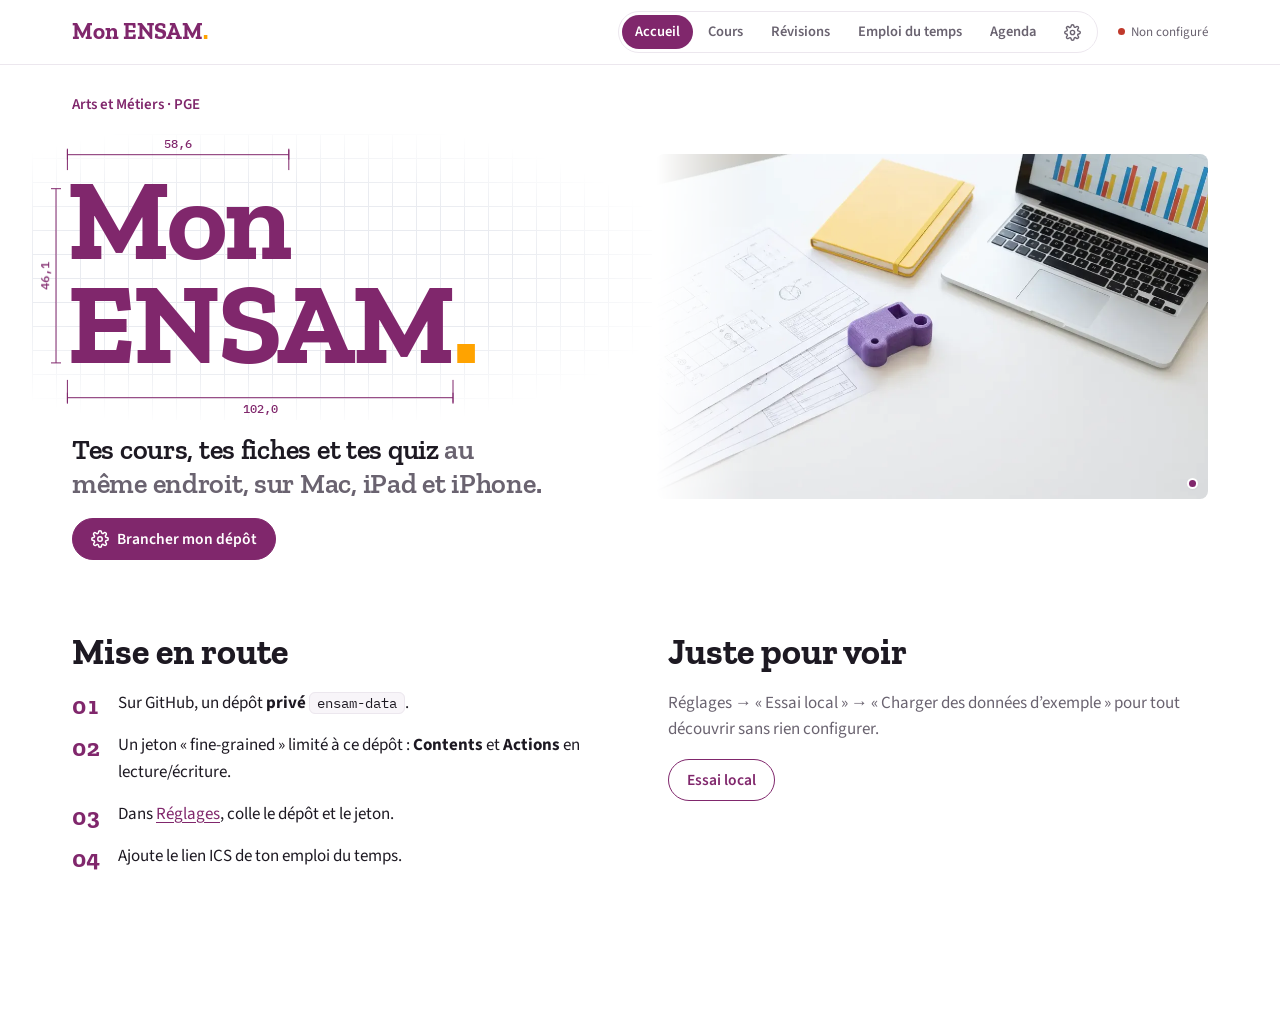
<file: index.html>
<!DOCTYPE html>
<html lang="fr">
<head>
  <meta charset="utf-8">
  <meta name="viewport" content="width=device-width, initial-scale=1, viewport-fit=cover">
  <title>Mon ENSAM</title>
  <meta name="theme-color" content="#ffffff">
  <meta name="apple-mobile-web-app-capable" content="yes">
  <meta name="mobile-web-app-capable" content="yes">
  <meta name="apple-mobile-web-app-status-bar-style" content="default">
  <meta name="apple-mobile-web-app-title" content="Mon ENSAM">
  <link rel="manifest" href="manifest.webmanifest">
  <link rel="icon" href="icons/favicon.png">
  <link rel="apple-touch-icon" href="icons/apple-touch-icon.png">
  <link rel="stylesheet" href="vendor/katex/katex.min.css">
  <link rel="stylesheet" href="css/app.css">
</head>
<body>
  <header class="top"><div class="wrap">
    <a class="brand" href="#/">Mon ENSAM<span>.</span></a>
    <nav class="tabs-nav" id="nav" aria-label="Navigation"></nav>
    <span class="sync" id="sync-status"></span>
  </div></header>
  <main id="view" class="view wrap" tabindex="-1"></main>
  <nav class="tabbar" id="tabbar" aria-label="Navigation"></nav>
  <div id="toasts" class="toasts" aria-live="polite"></div>
  <script type="module" src="js/app.js"></script>
</body>
</html>
</file>
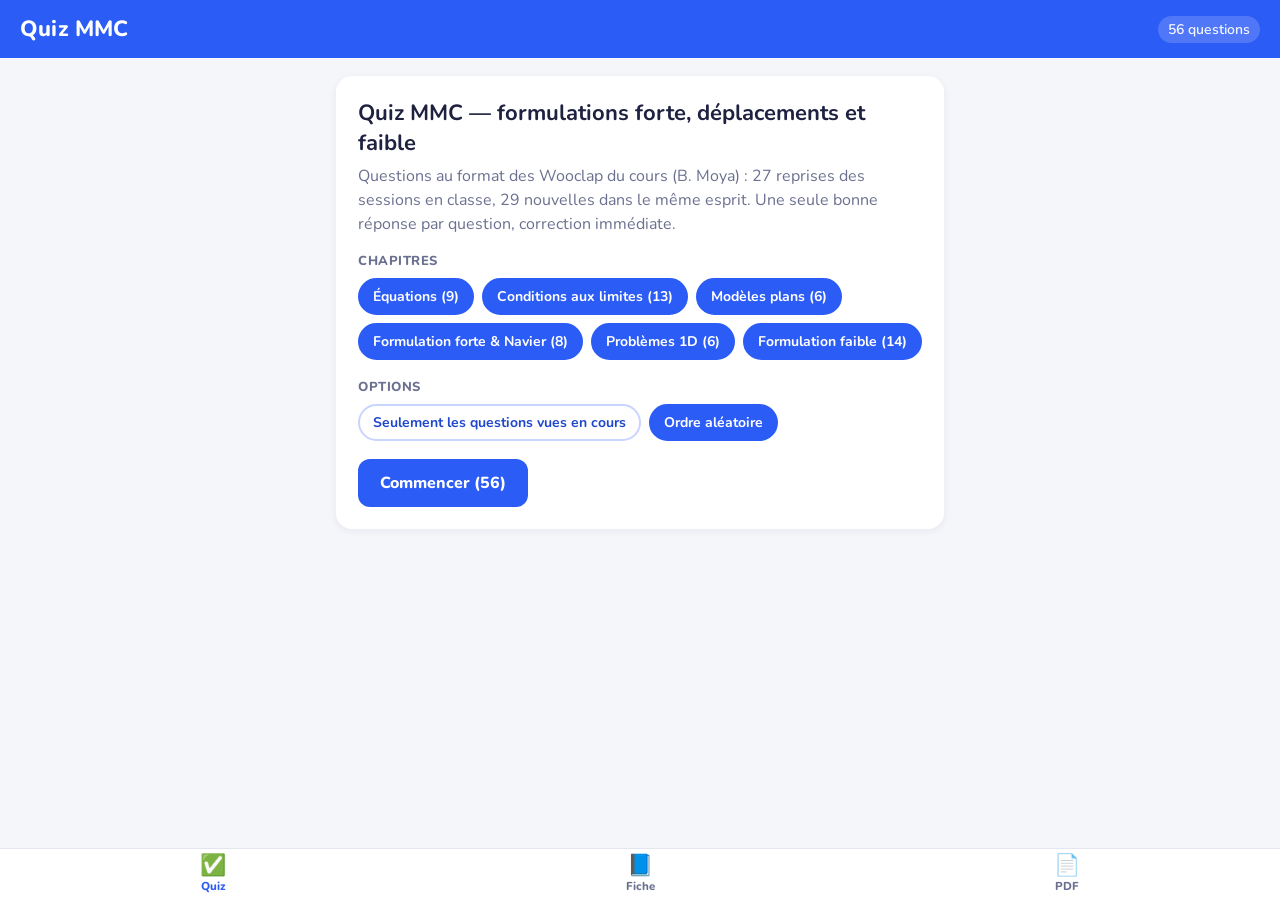
<file: quiz-mmc/index.html>
<!DOCTYPE html>
<html lang="fr">
<head>
<meta charset="utf-8">
<meta name="viewport" content="width=device-width, initial-scale=1, viewport-fit=cover">
<meta name="theme-color" content="#2B5CF6">
<meta name="apple-mobile-web-app-capable" content="yes">
<meta name="mobile-web-app-capable" content="yes">
<meta name="apple-mobile-web-app-status-bar-style" content="black-translucent">
<meta name="apple-mobile-web-app-title" content="Quiz MMC">
<link rel="manifest" href="manifest.webmanifest">
<link rel="icon" href="icons/favicon.png">
<link rel="apple-touch-icon" href="icons/apple-touch-icon.png">
<title>Quiz MMC</title>
<link rel="preconnect" href="https://fonts.googleapis.com">
<link href="https://fonts.googleapis.com/css2?family=Nunito:wght@400;600;800&display=swap" rel="stylesheet">
<style>
  :root{
    --blue:#2B5CF6; --blue-d:#1f47cc; --green:#4FA672; --red:#C33055;
    --bg:#F5F6FA; --card:#fff; --ink:#1E2240; --muted:#6B7090; --line:#E3E6EF;
  }
  *{box-sizing:border-box}
  html,body{margin:0;background:var(--bg);color:var(--ink);font-family:Nunito,system-ui,-apple-system,Segoe UI,sans-serif}
  header{background:var(--blue);color:#fff;padding:calc(14px + env(safe-area-inset-top)) calc(20px + env(safe-area-inset-right)) 14px calc(20px + env(safe-area-inset-left));display:flex;align-items:center;justify-content:space-between;gap:12px;position:sticky;top:0;z-index:5}
  header .brand{font-weight:800;font-size:22px;letter-spacing:.2px}
  header .stats{font-size:14px;font-weight:600;opacity:.95;display:flex;gap:14px;align-items:center}
  .pill{background:rgba(255,255,255,.18);border-radius:999px;padding:4px 10px}
  main{max-width:640px;margin:0 auto;padding:18px calc(16px + env(safe-area-inset-right)) calc(80px + env(safe-area-inset-bottom)) calc(16px + env(safe-area-inset-left))}
  html{-webkit-tap-highlight-color:transparent;-webkit-text-size-adjust:100%}
  .opt{-webkit-user-select:none;user-select:none}
  .hist{margin-top:16px;color:var(--muted);font-size:14px}
  .hist b{color:var(--ink)}
  .progress{height:6px;background:var(--line);border-radius:6px;overflow:hidden;margin:4px 0 18px}
  .progress>div{height:100%;background:var(--blue);width:0;transition:width .3s}
  .meta{display:flex;justify-content:space-between;align-items:center;color:var(--muted);font-size:13px;font-weight:600;margin-bottom:6px}
  .tag{display:inline-block;padding:3px 9px;border-radius:999px;background:#E8EDFF;color:var(--blue-d);font-size:12px;font-weight:800}
  .tag.cours{background:#FFF1D6;color:#9A6200}
  h1.q{font-size:21px;line-height:1.35;text-align:center;font-weight:800;margin:14px 6px 18px}
  .fig{background:#fff;border-radius:14px;padding:10px;margin:0 0 14px;display:flex;justify-content:center}
  .fig svg{max-width:100%;height:auto}
  .banner{display:none;border-radius:12px;color:#fff;font-weight:800;font-size:19px;text-align:center;padding:14px;margin-bottom:16px}
  .banner.ok{display:block;background:var(--green)}
  .banner.ko{display:block;background:var(--red)}
  .opts{display:flex;flex-direction:column;gap:12px}
  .opt{background:var(--card);border:2px solid transparent;border-radius:14px;padding:16px 18px;font-size:17px;text-align:left;cursor:pointer;box-shadow:0 2px 8px rgba(30,34,64,.06);display:flex;justify-content:space-between;align-items:center;gap:12px;font-family:inherit;color:var(--ink);transition:border-color .15s, transform .05s}
  .opt:hover:not([disabled]){border-color:#C9D4FF}
  .opt:active:not([disabled]){transform:scale(.995)}
  .opt[disabled]{cursor:default}
  .opt .mark{flex:none;width:30px;height:30px;border-radius:50%;display:none;align-items:center;justify-content:center;color:#fff;font-weight:800}
  .opt.correct{border-color:var(--green)}
  .opt.correct .mark{display:flex;background:var(--green)}
  .opt.wrong{border-color:var(--red)}
  .opt.wrong .mark{display:flex;background:var(--red)}
  .opt.dim{opacity:.55}
  .expl{display:none;margin-top:16px;background:#fff;border-left:5px solid var(--blue);border-radius:10px;padding:14px 16px;font-size:15.5px;line-height:1.5}
  .expl.show{display:block}
  .expl b{color:var(--blue-d)}
  .nav{display:flex;justify-content:flex-end;margin-top:18px}
  .btn{background:var(--blue);color:#fff;border:none;border-radius:12px;padding:13px 22px;font-size:16px;font-weight:800;cursor:pointer;font-family:inherit}
  .btn:hover{background:var(--blue-d)}
  .btn.ghost{background:#fff;color:var(--blue-d);border:2px solid #C9D4FF}
  .start{background:#fff;border-radius:16px;padding:22px;box-shadow:0 2px 8px rgba(30,34,64,.06)}
  .start h2{margin:0 0 6px;font-size:22px}
  .start p{color:var(--muted);margin:0 0 16px;line-height:1.5}
  .chips{display:flex;flex-wrap:wrap;gap:8px;margin:8px 0 18px}
  .chip{border:2px solid #C9D4FF;background:#fff;color:var(--blue-d);border-radius:999px;padding:7px 13px;font-weight:700;cursor:pointer;font-family:inherit;font-size:14px}
  .chip.on{background:var(--blue);border-color:var(--blue);color:#fff}
  .label{font-weight:800;font-size:13px;color:var(--muted);text-transform:uppercase;letter-spacing:.5px;margin-top:6px}
  .row{display:flex;gap:10px;flex-wrap:wrap;margin-top:6px}
  .end{text-align:center}
  .score{font-size:54px;font-weight:800;color:var(--blue);margin:6px 0}
  .bycat{text-align:left;margin:18px 0;display:flex;flex-direction:column;gap:8px}
  .bycat .line{display:flex;justify-content:space-between;background:#fff;border-radius:10px;padding:10px 14px;font-weight:600}
  .rev{text-align:left;margin-top:18px;display:flex;flex-direction:column;gap:10px}
  .rev .item{background:#fff;border-radius:10px;padding:12px 14px;border-left:5px solid var(--red);font-size:15px;line-height:1.45}
  .rev .item .a{color:var(--green);font-weight:800}
  .thumb{position:fixed;left:16px;bottom:calc(16px + env(safe-area-inset-bottom));width:46px;height:46px;border-radius:50%;background:#fff;box-shadow:0 2px 10px rgba(30,34,64,.15);display:flex;align-items:center;justify-content:center;font-size:22px}
  .kbd{color:var(--muted);font-size:12px;text-align:center;margin-top:14px}
  @media (hover:none){.kbd{display:none}}
  .tabbar{display:flex;position:fixed;left:0;right:0;bottom:0;background:#fff;border-top:1px solid var(--line);padding:6px 0 calc(6px + env(safe-area-inset-bottom));justify-content:space-around;z-index:10}
  .tabbar a{flex:1;text-align:center;text-decoration:none;color:var(--muted);font-size:11.5px;font-weight:800;display:flex;flex-direction:column;align-items:center;gap:2px}
  .tabbar a .i{font-size:21px;line-height:1}
  .tabbar a.on{color:var(--blue)}
</style>
</head>
<body>
<header>
  <div class="brand">Quiz MMC</div>
  <div class="stats"><span class="pill" id="sc">Score 0/0</span></div>
</header>
<main id="app"></main>
<nav class="tabbar">
  <a href="./" class="on"><span class="i">✅</span>Quiz</a>
  <a href="fiche.html"><span class="i">📘</span>Fiche</a>
  <a href="Fiche_revision_MMC.pdf" target="_blank" rel="noopener"><span class="i">📄</span>PDF</a>
</nav>

<script>
/* ---------- Figures ---------- */
const FIG = {
  barreF: `<svg viewBox="0 0 360 120" width="360"><g stroke="#2D4F7A" stroke-width="2"><line x1="40" y1="25" x2="40" y2="95"/>${[...Array(7)].map((_,i)=>`<line x1="40" y1="${30+i*10}" x2="30" y2="${38+i*10}"/>`).join('')}</g><rect x="40" y="42" width="220" height="36" fill="#DCE9F5" stroke="#2D4F7A" stroke-width="2"/><line x1="260" y1="60" x2="320" y2="60" stroke="#C0552B" stroke-width="3"/><polygon points="320,60 308,53 308,67" fill="#C0552B"/><text x="326" y="55" font-size="16" fill="#C0552B" font-family="Nunito">F</text><text x="44" y="108" font-size="13" font-family="Nunito" fill="#333">x = 0</text><text x="238" y="108" font-size="13" font-family="Nunito" fill="#333">x = L</text></svg>`,
  barreLibre: `<svg viewBox="0 0 360 120" width="360"><g stroke="#2D4F7A" stroke-width="2"><line x1="40" y1="25" x2="40" y2="95"/>${[...Array(7)].map((_,i)=>`<line x1="40" y1="${30+i*10}" x2="30" y2="${38+i*10}"/>`).join('')}</g><rect x="40" y="42" width="240" height="36" fill="#DCE9F5" stroke="#2D4F7A" stroke-width="2"/><text x="60" y="22" font-size="13" font-family="Nunito" fill="#333">encastrement : x = 0</text><text x="190" y="104" font-size="13" font-family="Nunito" fill="#333">extrémité libre : x = L</text></svg>`,
  cylindre: `<svg viewBox="0 0 300 140" width="300"><text x="10" y="74" font-size="14" font-family="Nunito" fill="#333">Vue du dessus</text><circle cx="180" cy="70" r="52" fill="#DCE9F5" stroke="#2D4F7A" stroke-width="2.5"/><circle cx="180" cy="70" r="57" fill="none" stroke="#555" stroke-width="5" stroke-dasharray="3 3"/><line x1="180" y1="70" x2="228" y2="70" stroke="#2D4F7A" stroke-width="2"/><polygon points="230,70 220,65 220,75" fill="#2D4F7A"/><text x="198" y="64" font-size="14" font-family="Nunito">r</text><text x="244" y="30" font-size="14" font-family="Nunito" fill="#555">bague rigide</text></svg>`,
  plaque: `<svg viewBox="0 0 380 170" width="380"><rect x="70" y="35" width="220" height="100" fill="#DCE9F5" stroke="#2D4F7A" stroke-width="2"/><g fill="none" stroke="#2D4F7A" stroke-width="1.6"><circle cx="58" cy="55" r="7"/><circle cx="58" cy="85" r="7"/><circle cx="58" cy="115" r="7"/><circle cx="110" cy="147" r="7"/><circle cx="180" cy="147" r="7"/><circle cx="250" cy="147" r="7"/></g>${[50,75,100,125].map(y=>`<line x1="290" y1="${y}" x2="335" y2="${y}" stroke="#C0552B" stroke-width="2.5"/><polygon points="337,${y} 327,${y-5} 327,${y+5}" fill="#C0552B"/>`).join('')}<text x="343" y="92" font-size="15" fill="#C0552B" font-family="Nunito">T</text><text x="135" y="25" font-size="13" font-family="Nunito" fill="#333">bord libre</text><text x="2" y="30" font-size="13" font-family="Nunito" fill="#333">uₓ = 0</text><text x="290" y="166" font-size="13" font-family="Nunito" fill="#333">u_y = 0</text></svg>`,
  lopin: `<svg viewBox="0 0 300 150" width="300"><rect x="60" y="20" width="180" height="14" fill="#9AA4B5"/><rect x="60" y="116" width="180" height="14" fill="#9AA4B5"/><rect x="100" y="34" width="100" height="82" fill="#DCE9F5" stroke="#2D4F7A" stroke-width="2"/><line x1="150" y1="0" x2="150" y2="16" stroke="#C0552B" stroke-width="3"/><polygon points="150,19 144,9 156,9" fill="#C0552B"/><text x="160" y="13" font-size="13" font-family="Nunito" fill="#C0552B">U</text><text x="246" y="31" font-size="12" font-family="Nunito">z = h</text><text x="246" y="127" font-size="12" font-family="Nunito">z = 0</text></svg>`
};

/* ---------- Questions : la 1re option est la bonne (mélangées à l'affichage) ---------- */
const Q = [
 // ===== Équations de base =====
 {c:"Équations",cours:1,q:"Quelle relation définit le tenseur des petites déformations ?",o:["ε = ½(∇u + (∇u)ᵀ)","ε = ∇u","ε = ½(∇u − (∇u)ᵀ)","ε = ∇·u"],e:"ε est la partie <b>symétrique</b> de ∇u. La partie antisymétrique ½(∇u − ∇uᵀ) est la rotation ω, et ∇·u = tr ε est la variation de volume."},
 {c:"Équations",cours:1,q:"En statique, quelle équation d'équilibre local est correcte si b est la force par unité de volume ?",o:["∇·σ + b = 0","∇·u + b = 0","σ:ε = b","∇²σ = 0 dans tous les cas"],e:"Équilibre local : div σ + b = 0 (3 équations). En dynamique : div σ + b = ρü. u est un déplacement, pas un effort."},
 {c:"Équations",cours:1,q:"Quelle loi de comportement 3D est correcte pour un solide homogène isotrope linéaire ?",o:["σ = 2Gε + λ tr(ε) I","σ = Eε dans toutes les situations 3D","σ = 2Gε − λ tr(ε) I pour tout ν","σ = λ∇u"],e:"Loi de Hooke–Lamé : σ = λ tr(ε) I + 2μ ε, avec μ = G. σ = Eε n'est valable qu'en traction 1D."},
 {c:"Équations",cours:1,q:"Quelle relation cinématique relie les petites déformations au déplacement ?",o:["ε = ½(∇u + ∇uᵀ)","σ = Eε","div σ + f = 0","σ·n = t"],e:"Les trois autres sont respectivement une loi de comportement 1D, l'équilibre et le théorème de Cauchy."},
 {c:"Équations",q:"Combien d'inconnues scalaires compte le problème d'élasticité 3D complet (u, ε, σ) ?",o:["15","9","12","6"],e:"3 (u) + 6 (ε) + 6 (σ) = 15, pour 6 + 3 + 6 = 15 équations (cinématique, équilibre, comportement)."},
 {c:"Équations",q:"Pourquoi ne peut-on pas résoudre directement l'équilibre local seul ?",o:["3 équations pour 6 composantes de σ","Parce que σ n'est pas symétrique","Parce que f est inconnue","Parce que l'équilibre ne s'écrit qu'en dynamique"],e:"div σ + f = 0 donne 3 équations pour les 6 composantes indépendantes de σ : il faut y adjoindre comportement et compatibilité."},
 {c:"Équations",q:"Le module de cisaillement G s'exprime en fonction de E et ν par :",o:["G = E / (2(1+ν))","G = E / (1−2ν)","G = Eν / ((1+ν)(1−2ν))","G = 2E(1+ν)"],e:"μ = G = E/(2(1+ν)). Les autres : E/(1−2ν) = 3K et Eν/((1+ν)(1−2ν)) = λ."},
 {c:"Équations",q:"Quelle est l'unité d'une force volumique f (ex. ρg) ?",o:["N/m³","Pa","N/m","N"],e:"Force par unité de volume : N/m³. Une traction t ou une contrainte σ est en Pa (N/m²), une force linéique q = A f en N/m."},
 {c:"Équations",q:"Le tenseur gradient du déplacement H est relié au gradient de la transformation F par :",o:["H = F − I","H = F + I","H = Fᵀ F","H = ½(F + Fᵀ)"],e:"dx = F·dX et u = x − X, donc grad u = F − I."},

 // ===== Conditions aux limites =====
 {c:"Conditions aux limites",cours:1,q:"Quelle est la condition de Dirichlet correcte sur Γ_D ?",o:["u = ū sur Γ_D","σn = t̄ sur Γ_D","∇·σ = 0 sur Γ_D","δε = 0 dans tout Ω"],e:"Dirichlet = déplacement imposé (condition essentielle). σn = t̄ est la condition de Neumann, sur Γ_N."},
 {c:"Conditions aux limites",cours:1,fig:"barreLibre",q:"Sur une face libre de toute traction, quelle affirmation est correcte ?",o:["σ·n = 0 sur la face libre","σ = 0 partout dans le solide","u = 0 sur la face libre","∇·u = 0 sur la face libre"],e:"Face libre : seul le vecteur traction t = σ·n est nul, et seulement sur cette face. Les composantes de σ parallèles à la face peuvent être non nulles."},
 {c:"Conditions aux limites",cours:1,q:"Une face est libre. Quelle condition de traction impose-t-on ?",o:["t = 0","u = 0","σ₃₃ = 100 MPa","ε = 0"],e:"Une face libre est une condition de Neumann homogène : t = 0."},
 {c:"Conditions aux limites",cours:1,q:"Une barre est encastrée en x = 0. Quelle condition impose-t-on pour son déplacement axial ?",o:["u(0) = 0","σ(0) = 0","u(L) = 0","ε(0) = 0"],e:"L'encastrement bloque le déplacement : u(0) = 0, condition de Dirichlet. La contrainte y est au contraire en général maximale."},
 {c:"Conditions aux limites",cours:1,fig:"barreF",q:"Barre encastrée à gauche, chargée par une force axiale F à droite : quel couple de conditions est correct ?",o:["u(0) = 0 et N(L) = F","u(0) = 0 et u(L) = F","N(0) = 0 et u(L) = 0","u′(0) = 0 et N(L) = 0"],e:"Dirichlet en x = 0, Neumann en x = L : N(L) = EA u′(L) = F. On n'égale jamais un déplacement à une force."},
 {c:"Conditions aux limites",cours:1,q:"Sur une surface parfaitement lubrifiée normale à e₃, quelles contraintes sont nulles ?",o:["σ₁₃ et σ₂₃","σ₃₃ uniquement","Toutes les contraintes","σ₁₁ et σ₂₂"],e:"Pas de frottement → pas de traction tangentielle : σ₁₃ = σ₂₃ = 0. σ₃₃ ≠ 0 : c'est la réaction normale de contact."},
 {c:"Conditions aux limites",cours:1,fig:"cylindre",q:"Au contact latéral r = R entre le cylindre et une bague rigide, sans frottement, quelles conditions conviennent ?",o:["u_r = 0 et σ_rθ = σ_rz = 0","u_r = u_θ = u_z = 0","σ_rr = σ_rθ = σ_rz = 0 nécessairement","u_θ = 0 et σ_rr = 0"],e:"La bague rigide bloque le déplacement radial (u_r = 0) ; sans frottement, les tractions tangentielles sont nulles. σ_rr ≠ 0 : c'est la pression de contact."},
 {c:"Conditions aux limites",fig:"lopin",q:"Lopin comprimé entre deux plateaux rigides (z = 0 fixe, z = h descend de U). Quelles conditions de déplacement vertical ?",o:["u_z(x,y,0) = 0 et u_z(x,y,h) = −U","u_z(x,y,0) = 0 et u_z(x,y,h) = +U","σ_zz = 0 sur les deux faces","u = 0 sur les deux faces"],e:"La face supérieure descend : u_z = −U en z = h (axe z vers le haut). Les autres composantes dépendent du contact (lubrifié ou adhérent)."},
 {c:"Conditions aux limites",q:"Si le plateau est parfaitement lubrifié, a-t-on u₁ = u₂ = 0 sur la face de contact ?",o:["Non : u₁ et u₂ sont libres, ce sont σ₁₃ et σ₂₃ qui sont nuls","Oui, toujours","Oui, seulement si U > 0","Non : c'est u₃ qui est libre"],e:"Lubrifié = glissement possible, donc u₁, u₂ libres et tractions tangentielles nulles. u₁ = u₂ = 0 correspond à l'adhérence parfaite."},
 {c:"Conditions aux limites",q:"En un point de la frontière et dans une même direction, peut-on imposer à la fois u et la traction ?",o:["Non, on impose l'un ou l'autre","Oui, c'est même obligatoire","Oui, si le matériau est isotrope","Seulement en dynamique"],e:"Par composante : soit le déplacement (Dirichlet), soit l'effort (Neumann). Les deux seraient surabondants et en général contradictoires."},
 {c:"Conditions aux limites",q:"Un solide 3D soumis uniquement à des efforts imposés : combien de modes rigides restent indéterminés ?",o:["6 (3 translations + 3 rotations)","3 translations seulement","0","12"],e:"La solution en u n'est définie qu'à un mouvement de corps rigide près, et résultante + moment des efforts extérieurs doivent être nuls."},
 {c:"Conditions aux limites",q:"La condition de Neumann est aussi appelée :",o:["Condition naturelle","Condition essentielle","Condition de compatibilité","Condition initiale"],e:"Neumann = naturelle : elle apparaît d'elle-même dans le terme de bord de la forme faible. Dirichlet = essentielle : elle doit être imposée sur l'espace des solutions."},
 {c:"Conditions aux limites",fig:"plaque",q:"Plaque en contraintes planes avec appui glissant u_x = 0 sur le bord gauche : quelle condition de Neumann complète ce bord ?",o:["σ_xy = 0 (traction tangentielle nulle)","σ_xx = 0","u_y = 0","σ_yy = T"],e:"Appui glissant : la composante normale du déplacement est bloquée, la composante tangentielle est libre, donc t_y = −σ_xy = 0."},

 // ===== Modèles plans =====
 {c:"Modèles plans",cours:1,q:"En déformations planes, quelle condition impose-t-on dans la direction hors plan 3 ?",o:["ε₃₃ = 0","σ₃₃ = 0","ε₁₁ = 0","σ₁₁ = 0"],e:"Déformations planes (pièce longue, u₃ bloqué) : ε₃₃ = ε₁₃ = ε₂₃ = 0, mais σ₃₃ = ν(σ₁₁ + σ₂₂) ≠ 0."},
 {c:"Modèles plans",cours:1,q:"En contraintes planes, quelle condition impose-t-on dans la direction hors plan 3 ?",o:["σ₃₃ = 0","ε₃₃ = 0","σ₁₁ = 0","u₃ = 0"],e:"Contraintes planes (pièce mince) : σ₃₃ = σ₁₃ = σ₂₃ = 0, mais ε₃₃ = −ν(σ₁₁ + σ₂₂)/E ≠ 0."},
 {c:"Modèles plans",cours:1,q:"En déformations planes, σ₁₁ = 100 MPa, σ₂₂ = 0 et ν = 0,30. Calculer σ₃₃ (élastique linéaire isotrope).",o:["30 MPa","0 MPa","70 MPa","100 MPa"],e:"σ₃₃ = ν(σ₁₁ + σ₂₂) = 0,3 × 100 = 30 MPa."},
 {c:"Modèles plans",q:"En contraintes planes, E = 210 GPa, ν = 0,30, σ₁₁ = 100 MPa, σ₂₂ = 0. Que vaut ε₃₃ ?",o:["−1,43 × 10⁻⁴","0","+1,43 × 10⁻⁴","−4,76 × 10⁻⁴"],e:"ε₃₃ = −ν(σ₁₁ + σ₂₂)/E = −0,3 × 100 / 210 000 = −1,43 × 10⁻⁴. La plaque s'amincit."},
 {c:"Modèles plans",q:"Un tunnel très long étudié loin de ses extrémités relève plutôt de :",o:["Déformations planes","Contraintes planes","Traction simple 1D","Aucun modèle plan"],e:"Structure longue, déplacement axial bloqué : déformations planes (ε₃₃ = 0). Tôles et plaques minces : contraintes planes."},
 {c:"Modèles plans",q:"Une tôle mince chargée dans son plan : quelle affirmation est correcte ?",o:["σ₃₃ = 0 mais l'épaisseur varie (ε₃₃ ≠ 0)","ε₃₃ = 0 donc l'épaisseur ne varie pas","σ₃₃ = ν(σ₁₁ + σ₂₂)","Toutes les composantes hors plan sont nulles, σ et ε"],e:"« Contrainte nulle » n'implique pas « déformation nulle » : la tôle s'amincit sous traction."},

 // ===== Formulation forte / Navier =====
 {c:"Formulation forte & Navier",cours:1,q:"Dans la méthode des déplacements, quelle est l'inconnue principale ?",o:["Le déplacement u","La contrainte σ","Le module E","La force F"],e:"On cherche u ; ε s'en déduit par dérivation, σ par la loi de Hooke."},
 {c:"Formulation forte & Navier",cours:1,q:"Sans inertie et pour un matériau isotrope homogène, quelle équation de Navier est correcte ?",o:["G∇²u + (λ+G)∇(∇·u) + b = 0","G∇u + (λ+G)(∇·u) + b = 0","G∇²σ + (λ+G)∇(∇·σ) = 0","G∇²u − (λ+G)∇(∇·u) = b"],e:"Navier–Lamé : μΔu + (λ+μ)∇(∇·u) + f = 0, avec μ = G. C'est une équation en u, pas en σ."},
 {c:"Formulation forte & Navier",q:"Quel est l'avantage principal de la méthode des déplacements ?",o:["La compatibilité des déformations est automatiquement satisfaite","L'équilibre est automatiquement satisfait","Elle n'a pas besoin de conditions aux limites","Elle évite la loi de Hooke"],e:"ε étant calculée à partir d'un vrai champ u, elle dérive forcément d'un déplacement continu. Il reste à vérifier Navier (équilibre) et les CL."},
 {c:"Formulation forte & Navier",q:"La méthode de Beltrami–Michell prend comme inconnue principale :",o:["Le tenseur des contraintes σ","Le déplacement u","La déformation ε seule","L'énergie potentielle Π"],e:"Méthode des contraintes : σ vérifie l'équilibre, ε s'obtient par Hooke inverse, puis on impose les équations de compatibilité."},
 {c:"Formulation forte & Navier",q:"Méthode de Navier : dans quel ordre combine-t-on les équations ?",o:["Cinématique dans Hooke, puis le tout dans l'équilibre","Équilibre dans Hooke, puis le tout dans la compatibilité","Hooke dans la cinématique, puis CL","Compatibilité dans l'équilibre"],e:"ε(u) → σ(ε(u)) → div σ(u) + f = 0. L'autre ordre (équilibre → Hooke → compatibilité) est celui de Beltrami–Michell."},
 {c:"Formulation forte & Navier",q:"Pourquoi la formulation forte peut-elle perdre son sens mathématique ?",o:["Elle exige des champs dérivables deux fois, impossible aux angles ou sous charges concentrées","Elle n'utilise pas la loi de Hooke","Elle ne s'applique qu'en dynamique","Elle n'a pas de conditions aux limites"],e:"Géométries complexes, contraintes discontinues, singularités : les dérivées classiques n'existent pas partout. La forme faible relâche cette exigence."},
 {c:"Formulation forte & Navier",q:"Quelle méthode numérique s'appuie directement sur la forme forte ?",o:["Les différences finies","Les éléments finis","La minimisation de l'énergie potentielle","Le principe des travaux virtuels"],e:"Différences finies, méthodes spectrales, collocation sans maillage approchent directement les dérivées locales. La MEF repose sur la forme faible."},
 {c:"Formulation forte & Navier",q:"Cylindre en torsion : on postule u = (φ/L) r z e_θ. Que vaut la seule contrainte non nulle ?",o:["σ_θz = Gφr / L","σ_rr = Eφ / L","σ_θz = Gφ / (rL)","σ_zz = Gφr / L"],e:"ε_θz = ½ ∂u_θ/∂z = φr/(2L), tr ε = 0, donc σ_θz = 2G ε_θz = Gφr/L. Elle croît linéairement avec r."},

 // ===== Problèmes 1D =====
 {c:"Problèmes 1D",q:"Barre (E, A constants) soumise à une force volumique axiale b : quelle équation en déplacements ?",o:["E u″ + b = 0","E u′ + b = 0","EA u″ = b·L","u″ + E b = 0"],e:"(EA u′)′ + A b = 0, donc E u″ + b = 0 si E et A sont constants."},
 {c:"Problèmes 1D",q:"Barre encastrée en 0, libre en L, force volumique b uniforme : que vaut σ(x) ?",o:["σ(x) = b(L − x)","σ(x) = bx","σ(x) = b(L − x)²/2","σ(x) = bL partout"],e:"u′ = (b/E)(L − x), σ = E u′ = b(L − x). Vérif : σ′ + b = 0 et σ(L) = 0 (bout libre)."},
 {c:"Problèmes 1D",q:"Même barre (encastrée en 0, libre en L, f₀ = 10⁵ N/m³, L = 2 m, E = 200 GPa) : que vaut u(L) ?",o:["1 µm","2 µm","0,5 µm","10 µm"],e:"u(L) = f₀L²/(2E) = 10⁵ × 4 / (4 × 10¹¹) = 10⁻⁶ m = 1 µm."},
 {c:"Problèmes 1D",q:"Barre encastrée aux DEUX extrémités, force volumique f₀ uniforme : où est le déplacement maximal ?",o:["En x = L/2, u max = f₀L²/(8E)","En x = L, u max = f₀L²/(2E)","En x = 0","En x = L/2, u max = f₀L²/(2E)"],e:"u(x) = (f₀/2E) x(L − x), maximum au milieu : f₀L²/(8E)."},
 {c:"Problèmes 1D",q:"Barre encastrée aux deux bouts, f₀ > 0 selon +x : quelle zone est en traction ?",o:["0 < x < L/2","L/2 < x < L","Toute la barre","Aucune"],e:"σ = f₀(L/2 − x) : positive (traction) pour x < L/2, négative (compression) pour x > L/2."},
 {c:"Problèmes 1D",fig:"barreF",q:"Barre encastrée en 0, force F en L, pas de charge répartie : quelle solution ?",o:["u(x) = F x / (EA)","u(x) = F x² / (2EA)","u(x) = F L / (EA) partout","u(x) = E A x / F"],e:"N′ = 0 → N = F constant → u′ = F/(EA) → u = Fx/(EA) avec u(0) = 0."},

 // ===== Formulation faible =====
 {c:"Formulation faible",cours:1,q:"Quelle affirmation est correcte sur les formulations forte et faible ?",o:["La forme faible abaisse généralement l'ordre des dérivées requises grâce à l'intégration par parties","La forme faible exige toujours plus de dérivées de u","La forme forte et faible sont sans lien","La forme forte ne contient aucune condition aux limites"],e:"L'IPP fait passer une dérivée de u vers δu : on ne demande plus que des dérivées premières de u."},
 {c:"Formulation faible",cours:1,q:"Quelle condition un déplacement virtuel δu doit-il respecter pour une condition u = ū sur Γ_D ?",o:["δu = 0 sur Γ_D","δu = ū sur Γ_D","δu = 0 dans tout Ω","σ·δu = 0 sur Γ_N"],e:"δu est une variation autour d'un champ admissible : là où u est imposé, la variation est nulle. C'est pourquoi le terme de bord sur Γ_D disparaît."},
 {c:"Formulation faible",cours:1,q:"Quelle identité est correcte pour un tenseur des contraintes symétrique et un champ virtuel δu ?",o:["∫Ω (∇·σ)·δu dΩ = ∫Γ (σn)·δu dΓ − ∫Ω σ:∇δu dΩ","∫Ω (∇·σ)·δu dΩ = ∫Ω σ:δu dΩ","∫Ω (∇·σ)·δu dΩ = 0 pour tout σ","∫Ω (∇·σ)·δu dΩ = ∫Γ σ dΓ"],e:"Intégration par parties + théorème de la divergence. Comme σ est symétrique, σ:∇δu = σ:δε."},
 {c:"Formulation faible",cours:1,q:"Quelle expression du principe des travaux virtuels est correcte en statique ?",o:["∫Ω σ:δε dΩ = ∫Ω b·δu dΩ + ∫ΓN t̄·δu dΓ","∫Ω σ:δu dΩ = ∫ΓD t̄·δε dΓ","∫Ω ε:δu dΩ = 0 toujours","∫Ω σ:δε dΩ = 0 même avec des charges non nulles"],e:"δW_int = δW_ext pour tout δu admissible. Le terme de bord porte sur Γ_N, là où la traction est imposée."},
 {c:"Formulation faible",cours:1,fig:"barreF",q:"Pour une barre fixée en x = 0, soumise à F en x = L, sans force distribuée, quelle équation est correcte ?",o:["∫₀ᴸ EA u′δu′ dx = F δu(L)","∫₀ᴸ EA u′δu dx = F","∫₀ᴸ EA u″δu′ dx = F δu(0)","∫₀ᴸ EA u′δu′ dx = 0, quel que soit F"],e:"Travail interne ∫ N δε dx avec N = EA u′ et δε = δu′ ; travail externe F δu(L). En x = 0, δu(0) = 0."},
 {c:"Formulation faible",cours:1,vf:1,q:"La formulation faible transforme une équation globale en une relation locale.",o:["Faux","Vrai"],e:"C'est l'inverse : elle transforme l'équilibre local (point par point) en une égalité intégrale, globale, sur tout Ω."},
 {c:"Formulation faible",cours:1,vf:1,q:"Le déplacement virtuel est la solution de la formulation faible.",o:["Faux","Vrai"],e:"δu est une fonction test, arbitraire et admissible (δu = 0 sur Γ_D). La solution est u."},
 {c:"Formulation faible",cours:1,vf:1,q:"La formulation faible permet de réduire l'ordre des dérivées nécessaires sur le champ de déplacement.",o:["Vrai","Faux"],e:"Grâce à l'intégration par parties, seules des dérivées premières de u (via ε) apparaissent."},
 {c:"Formulation faible",cours:1,q:"La méthode des puissances virtuelles :",o:["Cherche l'équilibre dynamique","Cherche uniquement l'équilibre statique","S'applique seulement à des problèmes conservatifs","Remplace la loi de comportement"],e:"Le PPV s'écrit P*int = P*ext + P*inertie avec une vitesse virtuelle : il contient la dynamique."},
 {c:"Formulation faible",cours:1,q:"Quelle est la différence fondamentale entre la méthode variationnelle et la méthode des travaux virtuels ?",o:["Variationnelle : minimisation d'une énergie ou d'un potentiel. Travaux virtuels : égalité du travail virtuel interne et externe","Variationnelle : équation d'équilibre. Travaux virtuels : énergie","Aucune différence","Variationnelle : forme forte. Travaux virtuels : différences finies"],e:"Approche variationnelle : δΠ(u) = 0 avec Π = énergie de déformation − travail des charges. PTV : δW_int = δW_ext pour tout δu."},
 {c:"Formulation faible",cours:1,q:"Quel lien existe-t-il entre formulation faible et méthode des éléments finis ?",o:["La MEF est basée directement sur la formulation faible : on projette les équations sur un espace discret de fonctions test","La MEF utilise la forme forte point par point","Aucun lien","La MEF n'utilise que l'énergie cinétique"],e:"Galerkine : on discrétise u et δu sur les mêmes fonctions de forme et on écrit le PTV pour chaque fonction test."},
 {c:"Formulation faible",q:"Dans la forme faible, pourquoi la condition de Neumann est-elle dite « naturelle » ?",o:["Elle apparaît d'elle-même dans le terme de bord ∫Γt t̄·δu","Elle est imposée sur l'espace des champs admissibles","Elle ne sert à rien en statique","Elle fixe δu = 0"],e:"Après l'IPP, σn apparaît sur le bord : sur Γ_t on le remplace par t̄. La condition de Dirichlet, elle, est imposée à part (essentielle)."},
 {c:"Formulation faible",q:"L'énergie potentielle totale Π(u) vaut :",o:["½∫Ω ε:C:ε dΩ − (∫Ω b·u dΩ + ∫Γt t̄·u dΓ)","∫Ω σ:δε dΩ","½∫Ω ε:C:ε dΩ + ∫Ω b·u dΩ","∫Ω b·u dΩ − ∫Γt t̄·u dΓ"],e:"Énergie de déformation interne moins travail des efforts extérieurs. La solution rend Π stationnaire (minimale) : δΠ = 0."},
 {c:"Formulation faible",q:"Treillis symétrique de 2 barres (EA, longueur ℓ, angle θ), force F verticale au nœud. Par le PTV, le déplacement vaut :",o:["u = Fℓ / (2EA sin²θ)","u = Fℓ / (EA sinθ)","u = Fℓ sin²θ / (2EA)","u = 2Fℓ / (EA cos²θ)"],e:"Δℓ = u sinθ, N = EAΔℓ/ℓ. δW_int = 2NδΔℓ = (2EA/ℓ) sin²θ u δu = F δu."}
];

/* ---------- Moteur ---------- */
const app = document.getElementById('app');
const scEl = document.getElementById('sc');
const CATS = [...new Set(Q.map(x=>x.c))];
let state = {deck:[], i:0, good:0, answered:false, wrong:[], perCat:{}};
let selCats = new Set(CATS), onlyCours = false, doShuffle = true;
let lastWrong = loadWrong();

function loadHist(){ try{ return JSON.parse(localStorage.getItem('mmcQuizHist')||'[]'); }catch(e){ return []; } }
function saveHist(a){ try{ localStorage.setItem('mmcQuizHist', JSON.stringify(a.slice(-30))); }catch(e){} }
function loadWrong(){ try{ return JSON.parse(localStorage.getItem('mmcQuizWrong')||'[]'); }catch(e){ return []; } }
function saveWrong(a){ try{ localStorage.setItem('mmcQuizWrong', JSON.stringify(a)); }catch(e){} }
function shuffle(a){ a=a.slice(); for(let i=a.length-1;i>0;i--){const j=Math.floor(Math.random()*(i+1));[a[i],a[j]]=[a[j],a[i]];} return a; }
function esc(s){ return s.replace(/&/g,'&amp;').replace(/</g,'&lt;'); }

function home(){
  scEl.textContent = `${Q.length} questions`;
  const pool = Q.filter(x=>selCats.has(x.c) && (!onlyCours||x.cours));
  app.innerHTML = `
  <div class="start">
    <h2>Quiz MMC — formulations forte, déplacements et faible</h2>
    <p>Questions au format des Wooclap du cours (B. Moya) : ${Q.filter(x=>x.cours).length} reprises des sessions en classe, ${Q.filter(x=>!x.cours).length} nouvelles dans le même esprit. Une seule bonne réponse par question, correction immédiate.</p>
    <div class="label">Chapitres</div>
    <div class="chips">${CATS.map(c=>`<button class="chip ${selCats.has(c)?'on':''}" data-c="${c}">${c} (${Q.filter(x=>x.c===c).length})</button>`).join('')}</div>
    <div class="label">Options</div>
    <div class="chips">
      <button class="chip ${onlyCours?'on':''}" id="oc">Seulement les questions vues en cours</button>
      <button class="chip ${doShuffle?'on':''}" id="sh">Ordre aléatoire</button>
    </div>
    <div class="row">
      <button class="btn" id="go" ${pool.length?'':'disabled'}>Commencer (${pool.length})</button>
      ${lastWrong.length?`<button class="btn ghost" id="redo">Refaire mes ${lastWrong.length} erreurs</button>`:''}
    </div>
    ${(()=>{const H=loadHist(); if(!H.length) return ''; const best=H.reduce((m,x)=>Math.max(m,Math.round(x.g/x.n*100)),0); const l=H[H.length-1];
      return `<div class="hist">Dernier essai : <b>${l.g}/${l.n}</b> (${l.d}) · Meilleur : <b>${best} %</b> · ${H.length} essai${H.length>1?'s':''}</div>`;})()}
  </div>`;
  app.querySelectorAll('.chip[data-c]').forEach(b=>b.onclick=()=>{const c=b.dataset.c; selCats.has(c)?selCats.delete(c):selCats.add(c); home();});
  document.getElementById('oc').onclick=()=>{onlyCours=!onlyCours;home();};
  document.getElementById('sh').onclick=()=>{doShuffle=!doShuffle;home();};
  document.getElementById('go').onclick=()=>start(pool);
  const r=document.getElementById('redo'); if(r) r.onclick=()=>start(Q.filter(x=>lastWrong.includes(x.q)));
}

function start(pool){
  const deck = (doShuffle?shuffle(pool):pool).map(x=>{
    const idx = x.vf ? x.o.map((_,k)=>k).sort((a,b)=>x.o[a]==='Vrai'?-1:1) : shuffle(x.o.map((_,k)=>k));
    return {...x, order: x.vf ? [x.o.indexOf('Vrai'),x.o.indexOf('Faux')] : idx};
  });
  state = {deck, i:0, good:0, answered:false, wrong:[], perCat:{}};
  render();
}

function render(){
  const s=state, x=s.deck[s.i];
  scEl.textContent = `Score ${s.good}/${s.i + (s.answered?1:0)}`;
  app.innerHTML = `
    <div class="meta"><span>Question ${s.i+1} / ${s.deck.length}</span><span><span class="tag ${x.cours?'cours':''}">${x.cours?'Vu en cours · ':''}${x.c}</span></span></div>
    <div class="progress"><div style="width:${(s.i)/s.deck.length*100}%"></div></div>
    ${x.fig?`<div class="fig">${FIG[x.fig]}</div>`:''}
    <h1 class="q">${esc(x.q)}</h1>
    <div class="banner" id="ban"></div>
    <div class="opts">${x.order.map(k=>`<button class="opt" data-k="${k}"><span>${esc(x.o[k])}</span><span class="mark"></span></button>`).join('')}</div>
    <div class="expl" id="ex"><b>Explication.</b> ${x.e}</div>
    <div class="nav"><button class="btn" id="nx" style="display:none">${s.i+1<s.deck.length?'Question suivante →':'Voir mon score'}</button></div>
    <div class="kbd">Raccourcis : touches 1 à 4 pour répondre, Entrée pour continuer</div>`;
  app.querySelectorAll('.opt').forEach(b=>b.onclick=()=>answer(+b.dataset.k));
  document.getElementById('nx').onclick=next;
  window.scrollTo({top:0});
}

function answer(k){
  const s=state, x=s.deck[s.i]; if(s.answered) return; s.answered=true;
  const ok = k===0;
  s.perCat[x.c] = s.perCat[x.c]||{g:0,n:0}; s.perCat[x.c].n++;
  if(ok){ s.good++; s.perCat[x.c].g++; } else s.wrong.push({q:x.q, a:x.o[0], your:x.o[k]});
  app.querySelectorAll('.opt').forEach(b=>{
    const kk=+b.dataset.k; b.disabled=true;
    if(kk===0){ b.classList.add('correct'); b.querySelector('.mark').textContent='✓'; }
    else if(kk===k){ b.classList.add('wrong'); b.querySelector('.mark').textContent='✕'; }
    else b.classList.add('dim');
  });
  const ban=document.getElementById('ban');
  ban.className='banner '+(ok?'ok':'ko'); ban.textContent = ok?'✨ Félicitations ! ✨':'✕ Réponse incorrecte ✕';
  document.getElementById('ex').classList.add('show');
  document.getElementById('nx').style.display='inline-block';
  scEl.textContent = `Score ${s.good}/${s.i+1}`;
}

function next(){
  const s=state; if(!s.answered) return;
  if(s.i+1<s.deck.length){ s.i++; s.answered=false; render(); } else end();
}

function end(){
  const s=state, n=s.deck.length, pct=Math.round(s.good/n*100);
  lastWrong = s.wrong.map(w=>w.q); saveWrong(lastWrong);
  const H=loadHist(); H.push({g:s.good,n,d:new Date().toLocaleDateString('fr-FR',{day:'numeric',month:'short'})}); saveHist(H);
  const msg = pct>=90?'Prêt pour le test 🎯':pct>=70?'Solide, revois les erreurs ci-dessous':pct>=50?'Encore un passage sur la fiche':'Reprends la fiche avant de refaire le quiz';
  app.innerHTML = `
  <div class="start end">
    <h2>Résultat</h2>
    <div class="score">${s.good} / ${n}</div>
    <p>${pct} % · ${msg}</p>
    <div class="bycat">${Object.entries(s.perCat).map(([c,v])=>`<div class="line"><span>${c}</span><span>${v.g} / ${v.n}</span></div>`).join('')}</div>
    <div class="row" style="justify-content:center">
      ${s.wrong.length?`<button class="btn" id="redo">Refaire mes ${s.wrong.length} erreurs</button>`:''}
      <button class="btn ghost" id="home">Retour au menu</button>
    </div>
    ${s.wrong.length?`<div class="rev"><div class="label">À revoir</div>${s.wrong.map(w=>`<div class="item">${esc(w.q)}<br>Ta réponse : ${esc(w.your)}<br><span class="a">Bonne réponse : ${esc(w.a)}</span></div>`).join('')}</div>`:''}
  </div>`;
  scEl.textContent = `Score ${s.good}/${n}`;
  const r=document.getElementById('redo'); if(r) r.onclick=()=>start(Q.filter(x=>lastWrong.includes(x.q)));
  document.getElementById('home').onclick=home;
}

document.addEventListener('keydown',e=>{
  if(!state.deck.length || !document.querySelector('.opts')) return;
  if(e.key==='Enter'){ next(); return; }
  const n=parseInt(e.key,10);
  if(n>=1 && n<=4){ const b=app.querySelectorAll('.opt')[n-1]; if(b) answer(+b.dataset.k); }
});

home();
if('serviceWorker' in navigator){ window.addEventListener('load',()=>navigator.serviceWorker.register('sw.js').catch(()=>{})); }
</script>
</body>
</html>
</file>
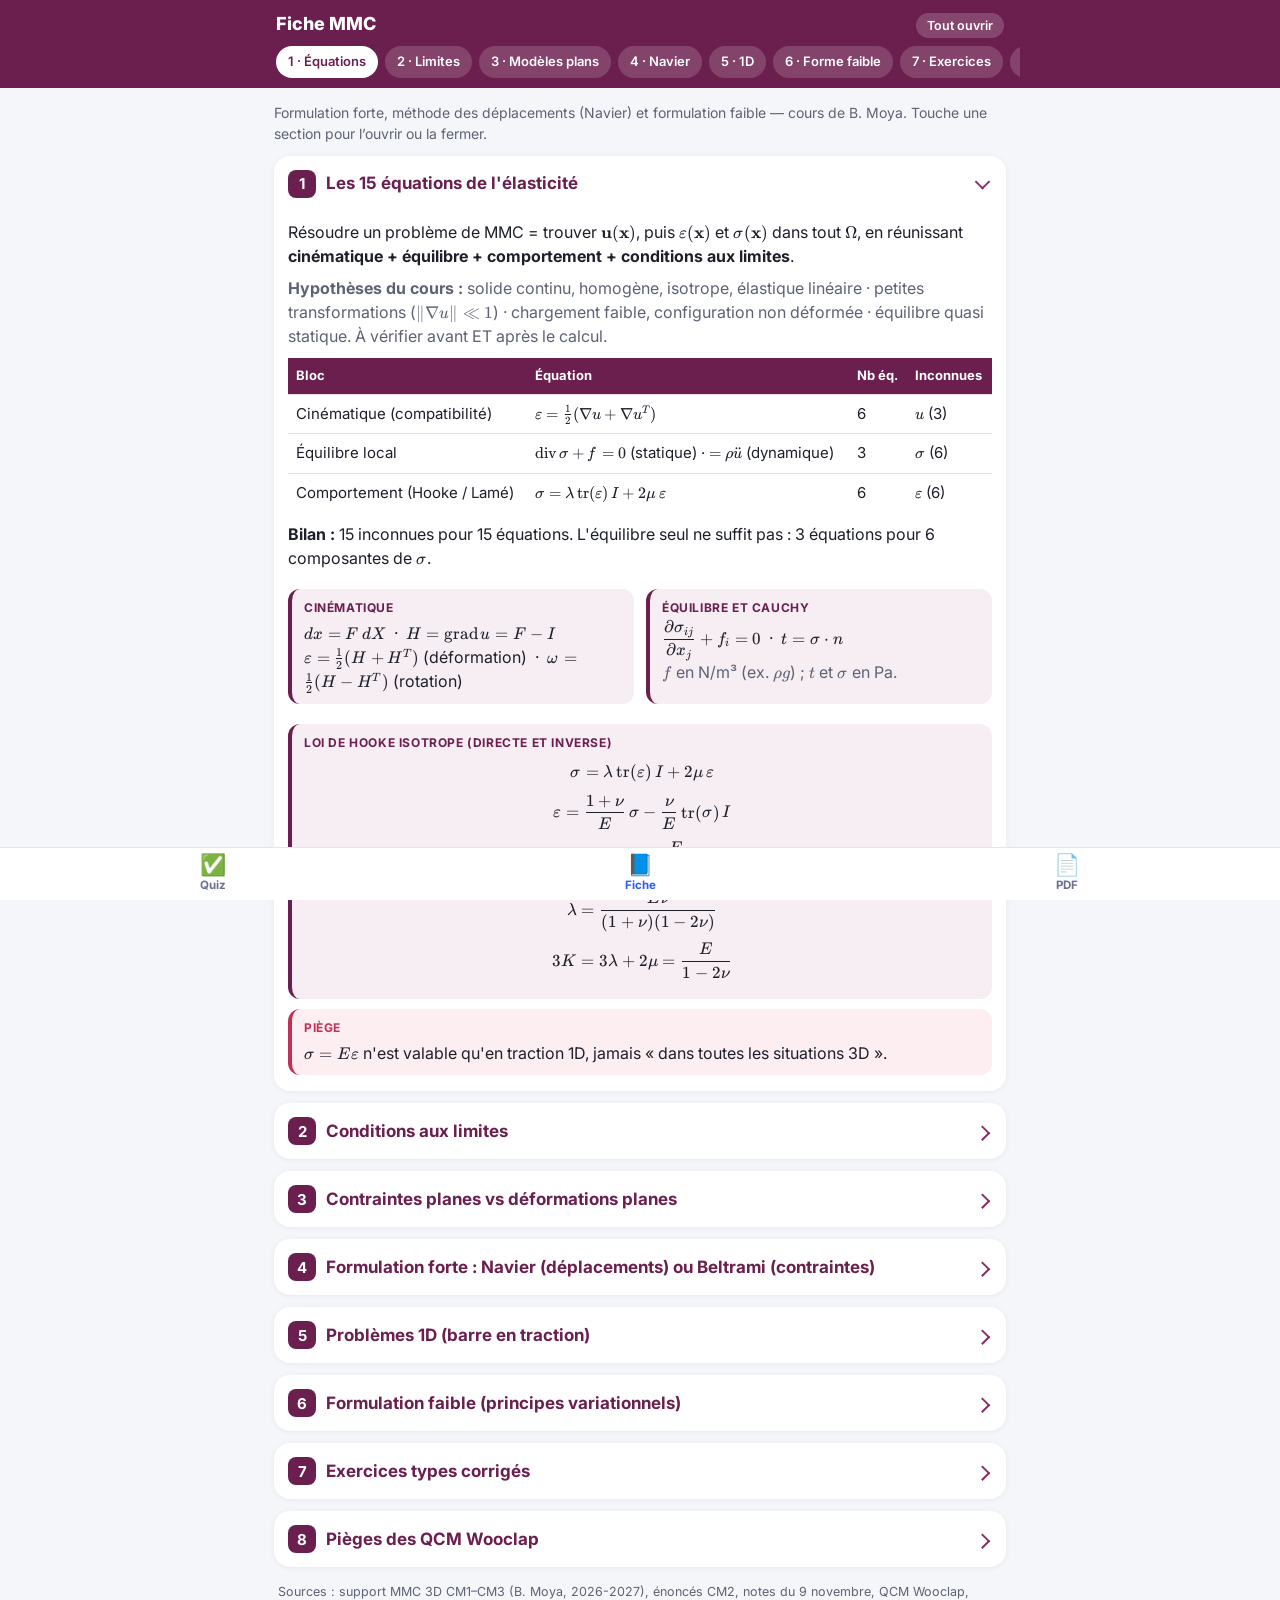
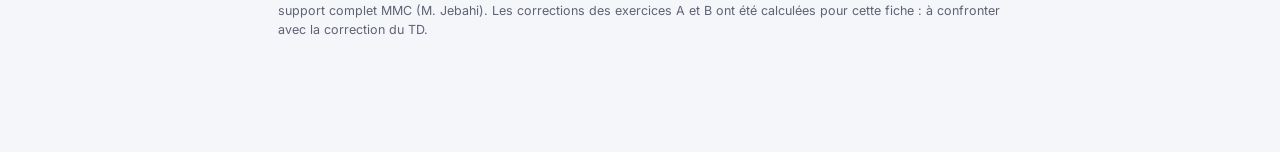
<file: quiz-mmc/fiche.html>
<!DOCTYPE html>
<html lang="fr">
<head>
<meta charset="utf-8">
<meta name="viewport" content="width=device-width, initial-scale=1, viewport-fit=cover">
<meta name="theme-color" content="#6B1F4F">
<meta name="apple-mobile-web-app-capable" content="yes">
<meta name="apple-mobile-web-app-status-bar-style" content="black-translucent">
<meta name="apple-mobile-web-app-title" content="Quiz MMC">
<link rel="manifest" href="manifest.webmanifest">
<link rel="icon" href="icons/favicon.png">
<link rel="apple-touch-icon" href="icons/apple-touch-icon.png">
<link rel="preconnect" href="https://fonts.googleapis.com">
<link href="https://fonts.googleapis.com/css2?family=Inter:wght@400;600;700;800&display=swap" rel="stylesheet">
<title>Fiche MMC</title>
<link rel="stylesheet" href="vendor/katex/katex.min.css">
<script src="vendor/katex/katex.min.js"></script>
<script src="vendor/katex/contrib/auto-render.min.js"></script>
<style>
:root{--c1:#6B1F4F;--c2:#8A2D65;--acc:#E2742F;--ink:#1d1f2b;--muted:#5d6275;--bg:#F5F6FA;--bg1:#F7EEF3;--bg2:#FFF4EA;--line:#E9DDE4;--ok:#2F8F5B;--ko:#C33055;--blue:#2B5CF6}
*{box-sizing:border-box}
html{-webkit-text-size-adjust:100%;-webkit-tap-highlight-color:transparent;background:var(--bg)}
body{margin:0;font-family:Inter,-apple-system,system-ui,sans-serif;color:var(--ink);font-size:16px;line-height:1.5;background:var(--bg)}
.katex{font-size:1.06em}
.wrap{max-width:760px;margin:0 auto;padding:0 calc(14px + env(safe-area-inset-right)) calc(96px + env(safe-area-inset-bottom)) calc(14px + env(safe-area-inset-left))}
/* barre du haut */
.top{position:sticky;top:0;z-index:20;background:var(--c1);color:#fff;padding:calc(10px + env(safe-area-inset-top)) 0 0}
.top .t{max-width:760px;margin:0 auto;padding:0 16px 8px;display:flex;align-items:baseline;justify-content:space-between;gap:10px}
.top .t b{font-size:18px;font-weight:800}
.top .t button{background:rgba(255,255,255,.18);color:#fff;border:0;border-radius:999px;padding:5px 11px;font:600 12.5px Inter,sans-serif}
.chipnav{display:flex;gap:7px;overflow-x:auto;padding:0 16px 10px;max-width:760px;margin:0 auto;scrollbar-width:none;-webkit-overflow-scrolling:touch}
.chipnav::-webkit-scrollbar{display:none}
.chipnav a{flex:none;color:#fff;text-decoration:none;background:rgba(255,255,255,.16);border-radius:999px;padding:6px 12px;font-size:13px;font-weight:600;white-space:nowrap}
.chipnav a.on{background:#fff;color:var(--c1)}
.cover{display:none}
.intro{margin:14px 0 6px;color:var(--muted);font-size:14px}
/* sections en accordéon */
.sec{background:#fff;border-radius:16px;margin:12px 0;box-shadow:0 1px 6px rgba(30,20,40,.06);overflow:hidden}
.sec>h2{margin:0;padding:14px 46px 14px 14px;font-size:17px;line-height:1.3;color:var(--c1);display:flex;align-items:center;gap:10px;cursor:pointer;position:relative;border:0;scroll-margin-top:110px;user-select:none}
.sec>h2::after{content:"";position:absolute;right:18px;top:50%;width:9px;height:9px;border-right:2.5px solid var(--c2);border-bottom:2.5px solid var(--c2);transform:translateY(-70%) rotate(45deg);transition:transform .2s}
.sec.closed>h2::after{transform:translateY(-30%) rotate(-45deg)}
.sec.closed>:not(h2){display:none}
.sec>:not(h2){margin-left:14px;margin-right:14px}
.sec>:last-child{margin-bottom:16px}
h2 .n{flex:none;background:var(--c1);color:#fff;border-radius:8px;width:28px;height:28px;display:inline-flex;align-items:center;justify-content:center;font-size:15px}
h3{font-size:16px;color:var(--c2);margin:16px 0 6px}
p{margin:8px 0}
ul,ol{margin:6px 0 8px;padding-left:20px}
li{margin:4px 0}
.muted{color:var(--muted)}.center{text-align:center}
.res{font-weight:700;color:var(--c1)}
.box{border-radius:12px;padding:10px 12px;margin:10px 0}
.eq{background:var(--bg1);border-left:4px solid var(--c1)}
.key{background:var(--bg2);border-left:4px solid var(--acc)}
.trap{background:#FDEEF1;border-left:4px solid var(--ko)}
.box b.t{display:block;font-size:12px;text-transform:uppercase;letter-spacing:.6px;margin-bottom:4px;color:var(--c1)}
.key b.t{color:#B4561B}.trap b.t{color:var(--ko)}
.box ul,.box ol{margin:2px 0;padding-left:18px}
.two{display:grid;grid-template-columns:1fr;gap:0}
@media (min-width:700px){.two{grid-template-columns:1fr 1fr;gap:12px}}
.katex-display{margin:8px 0;padding:2px 0;overflow-x:auto;overflow-y:hidden}
/* tableaux */
table{width:calc(100% - 28px);border-collapse:collapse;margin:10px 14px;font-size:15px}
.box table{width:100%;margin:8px 0}
th{background:var(--c1);color:#fff;text-align:left;padding:8px;font-size:13px}
td{padding:8px;border-top:1px solid var(--line);vertical-align:top}
td.ok{color:var(--ok);font-weight:600} td.ko{color:var(--ko)}
@media (max-width:699px){
  table.cards,table.cards tbody{display:block;width:auto}
  table.cards tr.hdr{display:none}
  table.cards tr{display:block;background:#FBF8FA;border:1px solid var(--line);border-radius:12px;margin:8px 0;padding:4px 12px}
  table.cards td{display:block;border:0;padding:6px 0;border-top:1px dashed var(--line)}
  table.cards td:first-child{border-top:0}
  table.cards td[data-label]::before{content:attr(data-label);display:block;font-size:11.5px;font-weight:700;color:var(--muted);text-transform:uppercase;letter-spacing:.4px;margin-bottom:1px}
  table.cards td.rowhead{font-weight:700;color:var(--c1);font-size:15.5px;padding-top:8px}
  table.cards td.rowhead::before{display:none}
}
svg{max-width:100%;height:auto}
svg text{font-family:Inter,sans-serif}
.foot{font-size:12.5px;color:var(--muted);margin:16px 4px}
.pb{}
.tabbar{display:flex;position:fixed;left:0;right:0;bottom:0;background:#fff;border-top:1px solid #E3E6EF;padding:6px 0 calc(6px + env(safe-area-inset-bottom));justify-content:space-around;z-index:30}
.tabbar a{flex:1;text-align:center;text-decoration:none;color:#6B7090;font-size:11.5px;font-weight:700;display:flex;flex-direction:column;align-items:center;gap:2px}
.tabbar a .i{font-size:21px;line-height:1}.tabbar a.on{color:#2B5CF6}
</style>
</head>
<body>
<header class="top"><div class="t"><b>Fiche MMC</b><button id="tog">Tout ouvrir</button></div><nav class="chipnav"><a href="#s1" data-s="1">1 · Équations</a><a href="#s2" data-s="2">2 · Limites</a><a href="#s3" data-s="3">3 · Modèles plans</a><a href="#s4" data-s="4">4 · Navier</a><a href="#s5" data-s="5">5 · 1D</a><a href="#s6" data-s="6">6 · Forme faible</a><a href="#s7" data-s="7">7 · Exercices</a><a href="#s8" data-s="8">8 · Pièges QCM</a></nav></header>
<div class="wrap">
<p class="intro">Formulation forte, méthode des déplacements (Navier) et formulation faible — cours de B. Moya. Touche une section pour l’ouvrir ou la fermer.</p>

<!-- 1 -->
<div class="sec">
<h2 id="s1"><span class="n">1</span> Les 15 équations de l'élasticité</h2>
<p>Résoudre un problème de MMC = trouver $\mathbf u(\mathbf x)$, puis $\varepsilon(\mathbf x)$ et $\sigma(\mathbf x)$ dans tout $\Omega$, en réunissant <b>cinématique + équilibre + comportement + conditions aux limites</b>.</p>
<p class="muted"><b>Hypothèses du cours :</b> solide continu, homogène, isotrope, élastique linéaire · petites transformations ($\|\nabla u\|\ll 1$) · chargement faible, configuration non déformée · équilibre quasi statique. À vérifier avant ET après le calcul.</p>

<table>
<tr><th>Bloc</th><th>Équation</th><th>Nb éq.</th><th>Inconnues</th></tr>
<tr><td>Cinématique (compatibilité)</td><td>$\varepsilon=\tfrac12(\nabla u+\nabla u^T)$</td><td>6</td><td>$u$ (3)</td></tr>
<tr><td>Équilibre local</td><td>$\operatorname{div}\sigma+f=0$ (statique) · $=\rho\ddot u$ (dynamique)</td><td>3</td><td>$\sigma$ (6)</td></tr>
<tr><td>Comportement (Hooke / Lamé)</td><td>$\sigma=\lambda\,\mathrm{tr}(\varepsilon)\,I+2\mu\,\varepsilon$</td><td>6</td><td>$\varepsilon$ (6)</td></tr>
</table>
<p><b>Bilan :</b> 15 inconnues pour 15 équations. L'équilibre seul ne suffit pas : 3 équations pour 6 composantes de $\sigma$.</p>

<div class="two">
<div class="box eq"><b class="t">Cinématique</b>
$dx = F\,dX$ &nbsp;·&nbsp; $H=\operatorname{grad}u = F-I$<br>
$\varepsilon=\tfrac12(H+H^T)$ (déformation) &nbsp;·&nbsp; $\omega=\tfrac12(H-H^T)$ (rotation)
</div>
<div class="box eq"><b class="t">Équilibre et Cauchy</b>
$\dfrac{\partial\sigma_{ij}}{\partial x_j}+f_i=0$ &nbsp;·&nbsp; $t=\sigma\cdot n$<br>
<span class="muted">$f$ en N/m³ (ex. $\rho g$) ; $t$ et $\sigma$ en Pa.</span>
</div>
</div>

<div class="box eq"><b class="t">Loi de Hooke isotrope (directe et inverse)</b>
$$\sigma=\lambda\,\mathrm{tr}(\varepsilon)\,I+2\mu\,\varepsilon$$
$$\varepsilon=\frac{1+\nu}{E}\,\sigma-\frac{\nu}{E}\,\mathrm{tr}(\sigma)\,I$$
$$\mu=G=\frac{E}{2(1+\nu)}$$
$$\lambda=\frac{E\nu}{(1+\nu)(1-2\nu)}$$
$$3K=3\lambda+2\mu=\frac{E}{1-2\nu}$$
</div>
<div class="box trap"><b class="t">Piège</b>$\sigma=E\varepsilon$ n'est valable qu'en traction 1D, jamais « dans toutes les situations 3D ».</div>
</div>

<!-- 2 -->
<div class="sec">
<h2 id="s2"><span class="n">2</span> Conditions aux limites</h2>
<p>On partage la frontière $\partial\Omega=\Gamma_u\cup\Gamma_t$, $\Gamma_u\cap\Gamma_t=\varnothing$ (par composante si besoin). <b>En un point et dans une direction : soit le déplacement, soit l'effort, jamais les deux.</b></p>
<table>
<tr><th>Type</th><th>Sur</th><th>Condition</th><th>Nom</th></tr>
<tr><td><b>Dirichlet</b></td><td>$\Gamma_u$ ($\Gamma_D$)</td><td>$u=\bar u$</td><td>Essentielle (cinématique)</td></tr>
<tr><td><b>Neumann</b></td><td>$\Gamma_t$ ($\Gamma_N$)</td><td>$\sigma\cdot n=\bar t$</td><td>Naturelle (en effort)</td></tr>
<tr><td>Mixte</td><td>même point</td><td>$u$ imposé dans 1 direction + traction dans les 2 autres</td><td>ex. appui glissant</td></tr>
<tr><td>Dynamique</td><td>—</td><td>$u(x,0)$ et $\dot u(x,0)$</td><td>Conditions initiales</td></tr>
</table>

<h3>Cas types à connaître</h3>
<table>
<tr><th style="width:36%">Situation</th><th>Conditions</th></tr>
<tr><td>Face libre</td><td>$t=\sigma\cdot n=0$ sur la face (pas $\sigma=0$ partout, pas $u=0$)</td></tr>
<tr><td>Encastrement en $x=0$</td><td>$u(0)=0$ (Dirichlet)</td></tr>
<tr><td>Extrémité libre d'une barre</td><td>$N(L)=EA\,u'(L)=0$ (Neumann)</td></tr>
<tr><td>Force $F$ en bout de barre</td><td>$N(L)=F$, soit $\sigma(L)=F/A$ (Neumann)</td></tr>
<tr><td>Appui glissant ($u_x=0$ bord gauche)</td><td>$u_x=0$ + traction tangentielle nulle $\sigma_{xy}=0$</td></tr>
<tr><td>Plateau rigide <b>lubrifié</b> (normale $e_3$)</td><td>$u_3$ imposé ; $\sigma_{13}=\sigma_{23}=0$ ; $\sigma_{33}\neq0$ ; $u_1,u_2$ <b>libres</b></td></tr>
<tr><td>Plateau rigide <b>adhérent</b></td><td>$u_1=u_2=0$, $u_3$ imposé ; $\sigma_{13},\sigma_{23}\neq0$</td></tr>
<tr><td>Contact $r=R$ avec bague rigide sans frottement</td><td>$u_r=0$ et $\sigma_{r\theta}=\sigma_{rz}=0$ ($\sigma_{rr}\neq0$ : pression de contact)</td></tr>
<tr><td>Pression $p$</td><td>$t=-p\,n$</td></tr>
<tr><td>Lopin écrasé entre $z=0$ et $z=h$ (descente $U$)</td><td>$u_z(x,y,0)=0$, $u_z(x,y,h)=-U$ ; faces latérales libres $\sigma\cdot n=0$</td></tr>
</table>

<div class="box key"><b class="t">Unicité et modes rigides</b>
<ul>
<li>Problème bien posé (élasticité linéaire stable + CL adaptées) ⇒ solution unique.</li>
<li>En 3D : <b>6 modes rigides</b> (3 translations + 3 rotations), qui ne changent ni $\varepsilon$ ni $\sigma$.</li>
<li>Efforts seuls imposés ⇒ $u$ défini à un mouvement rigide près, et résultante + moment extérieurs doivent être nuls.</li>
</ul>
</div>
</div>

<!-- 3 -->
<div class="sec">
<h2 id="s3"><span class="n">3</span> Contraintes planes vs déformations planes</h2>
<div class="box trap"><b class="t">Règle d'or</b>Contrainte nulle hors plan n'implique pas déformation nulle hors plan, et réciproquement.</div>
<table>
<tr><th></th><th>Contraintes planes (plane stress)</th><th>Déformations planes (plane strain)</th></tr>
<tr><td><b>Géométrie</b></td><td>Pièce mince chargée dans son plan ($e/L\lesssim0{,}1$)</td><td>Pièce très longue, $u_3$ bloqué ($L/\text{section}\gtrsim5$–$10$)</td></tr>
<tr><td><b>Nul</b></td><td>$\sigma_{33}=\sigma_{13}=\sigma_{23}=0$</td><td>$\varepsilon_{33}=\varepsilon_{13}=\varepsilon_{23}=0$</td></tr>
<tr><td><b>Non nul</b></td><td>$\varepsilon_{33}=-\dfrac{\nu}{E}(\sigma_{11}+\sigma_{22})$</td><td>$\sigma_{33}=\nu(\sigma_{11}+\sigma_{22})$</td></tr>
<tr><td><b>Exemples</b></td><td>Tôle, plaque percée, panneau aéro, carrosserie</td><td>Tunnel, barrage, mur de soutènement, cylindre long</td></tr>
</table>
<div class="box eq"><b class="t">Hooke en contraintes planes</b>
$$\sigma_{xx}=\frac{E}{1-\nu^2}(\varepsilon_{xx}+\nu\varepsilon_{yy})$$
$$\sigma_{yy}=\frac{E}{1-\nu^2}(\varepsilon_{yy}+\nu\varepsilon_{xx})$$
$$\sigma_{xy}=\frac{E}{1+\nu}\,\varepsilon_{xy}$$
</div>
<p><b>Exercice CM1</b> ($E=210$ GPa, $\nu=0{,}30$, $\sigma_{11}=100$ MPa, $\sigma_{22}=0$) : contraintes planes $\varepsilon_{33}=-0{,}3\times100/210\,000=$ <span class="res">$-1{,}43\times10^{-4}$</span> ; déformations planes $\sigma_{33}=0{,}3\times100=$ <span class="res">30 MPa</span>.</p>
</div>

<!-- 4 -->
<div class="sec">
<h2 id="s4"><span class="n">4</span> Formulation forte : Navier (déplacements) ou Beltrami (contraintes)</h2>
<p>La <b>formulation forte</b> = les équations écrites point par point dans $\Omega$ + les CL sur $\partial\Omega$ (équilibre, cinématique, comportement, Dirichlet, Neumann). Elle exige des champs réguliers (dérivées secondes de $u$).</p>
<table>
<tr><th></th><th>Méthode des déplacements (Navier)</th><th>Méthode des contraintes (Beltrami–Michell)</th></tr>
<tr><td><b>Inconnue</b></td><td>$u$ (3 composantes)</td><td>$\sigma$ (6 composantes)</td></tr>
<tr><td><b>Enchaînement</b></td><td>$u\to\varepsilon(u)\to\sigma$ (Hooke) $\to$ injecté dans l'équilibre</td><td>$\sigma$ vérifie l'équilibre $\to\varepsilon$ (Hooke inverse) $\to$ injecté dans la compatibilité</td></tr>
<tr><td><b>Automatique</b></td><td>Compatibilité des déformations</td><td>Équilibre</td></tr>
<tr><td><b>À vérifier</b></td><td>Navier + CL</td><td>Compatibilité (Saint-Venant) + CL</td></tr>
</table>
<div class="box eq"><b class="t">Équations de Navier–Lamé (statique, homogène isotrope)</b>
$$\mu\,\Delta\mathbf u+(\lambda+\mu)\,\nabla(\nabla\!\cdot\mathbf u)+\mathbf f=\mathbf 0$$
<p class="center muted" style="margin:0">soit, avec $\mu=G$ :</p>
$$G\,\nabla^2\mathbf u+(\lambda+G)\,\nabla(\nabla\!\cdot\mathbf u)+\mathbf b=\mathbf 0$$
<span class="muted">En dynamique, le second membre devient $\rho\ddot{\mathbf u}$. Navier = « 3 formules en une ».</span>
</div>
<div class="two">
<div class="box key"><b class="t">Stratégie semi-inverse</b>
Postuler $u$ inspiré des CL en déplacement et des symétries → vérifier Navier → vérifier toutes les CL. Unicité ⇒ c'est <b>la</b> solution. Les CL en effort deviennent des conditions sur les dérivées de $u$.
</div>
<div class="box key"><b class="t">Quand utiliser la forme forte</b>
Cas 1D, géométries régulières, solution analytique exacte ; différences finies, méthodes spectrales, collocation sans maillage. <b>Limites :</b> géométries complexes, angles, charges concentrées, singularités → forme faible.
</div>
</div>
</div>

<!-- 5 -->
<div class="sec">
<h2 id="s5"><span class="n">5</span> Problèmes 1D (barre en traction)</h2>
<div class="two">
<div class="box eq"><b class="t">Équation de la barre</b>
$N=EA\,u'$ &nbsp;·&nbsp; $N'+q=0$ avec $q=Af$ (N/m)
$$(EA\,u')'+Af=0\ \Rightarrow\ E\,u''+f=0$$
</div>
<div class="box key"><b class="t">Méthode en 5 étapes</b>
<ol style="margin:0;padding-left:16px">
<li>Définir $x\in[0,L]$, chargements, $E$, $A$.</li>
<li>Écrire $N=EAu'$ et $N'+q=0$.</li>
<li>CL : $u(0)=0$ (D), $N(L)=0$ ou $F$ (N).</li>
<li>Intégrer deux fois, fixer les constantes.</li>
<li>$\varepsilon=u'$, $\sigma=Eu'$ ; vérifier équilibre, unités, CL.</li>
</ol>
</div>
</div>
<table>
<tr><th>Cas</th><th>CL</th><th>$u(x)$</th><th>$\sigma(x)$</th><th>Maximum</th></tr>
<tr><td>Force $F$ en bout</td><td>$u(0)=0$, $N(L)=F$</td><td>$\dfrac{Fx}{EA}$</td><td>$F/A$ (uniforme)</td><td>$u(L)=\dfrac{FL}{EA}$</td></tr>
<tr><td>Force volumique $f$, bout libre</td><td>$u(0)=0$, $N(L)=0$</td><td>$\dfrac{f}{E}\Big(Lx-\dfrac{x^2}{2}\Big)$</td><td>$f(L-x)$</td><td>$u(L)=\dfrac{fL^2}{2E}$ ; $\sigma(0)=fL$</td></tr>
<tr><td>Force volumique $f$, 2 bouts encastrés</td><td>$u(0)=u(L)=0$</td><td>$\dfrac{f}{2E}\,x(L-x)$</td><td>$f\Big(\dfrac L2-x\Big)$</td><td>$u(\tfrac L2)=\dfrac{fL^2}{8E}$ ; $|\sigma|_{max}=\dfrac{fL}{2}$</td></tr>
</table>
<p><b>Application CM2</b> ($L=2$ m, $E=200$ GPa, $A=100$ mm², $f=10^5$ N/m³, bout libre) : $q=10$ N/m, <span class="res">$u(L)=1\ \mu$m</span>, <span class="res">$\sigma(0)=0{,}20$ MPa</span>. Barre suspendue sous son poids ($f=\rho g$) : $u(L)=\rho gL^2/(2E)$.</p>
</div>

<!-- 6 -->
<div class="sec">
<h2 id="s6"><span class="n">6</span> Formulation faible (principes variationnels)</h2>
<p>Même équilibre, écrit sous forme <b>intégrale (globale)</b> : travail virtuel interne = travail virtuel externe pour tout déplacement virtuel admissible. Équivalente à la forme forte sous hypothèses de régularité ; « forte / faible » = exigence mathématique, pas une échelle.</p>

<div class="box key"><b class="t">Construction en 3 gestes</b>
<ol style="margin:0;padding-left:16px">
<li>Multiplier $\operatorname{div}\sigma+f=0$ par un déplacement virtuel $\delta u$ et intégrer sur $\Omega$.</li>
<li>Intégrer par parties (divergence) ; $\sigma$ symétrique ⇒ $\sigma:\nabla\delta u=\sigma:\delta\varepsilon$.</li>
<li>Utiliser les CL : $\sigma n=\bar t$ sur $\Gamma_t$ et $\delta u=0$ sur $\Gamma_u$.</li>
</ol>
$$\int_\Omega(\nabla\!\cdot\sigma)\cdot\delta u\,d\Omega$$
$$=\int_{\partial\Omega}(\sigma n)\cdot\delta u\,d\Gamma-\int_\Omega\sigma:\nabla\delta u\,d\Omega$$
</div>

<div class="box eq"><b class="t">Principe des travaux virtuels (PTV), statique</b>
$$\underbrace{\int_\Omega\sigma:\delta\varepsilon\,d\Omega}_{\delta W_{int}}$$
$$=\underbrace{\int_\Omega b\cdot\delta u\,d\Omega+\int_{\Gamma_t}\bar t\cdot\delta u\,d\Gamma}_{\delta W_{ext}}$$
<p class="center muted" style="margin:0">pour tout $\delta u$ admissible ($\delta u=0$ sur $\Gamma_u$)</p>
</div>

<div class="two">
<div class="box key"><b class="t">À retenir sur δu</b>
<ul style="margin:0">
<li>$\delta u=0$ sur $\Gamma_D$ (et non $\delta u=\bar u$).</li>
<li>$\delta u$ n'est <b>pas</b> la solution : c'est une fonction test.</li>
<li>Neumann apparaît seule dans $\delta W_{ext}$ ⇒ <b>naturelle</b> ; Dirichlet imposée à part ⇒ <b>essentielle</b>.</li>
<li>L'IPP abaisse l'ordre des dérivées requises sur $u$ (1<sup>res</sup> au lieu de 2<sup>ndes</sup>).</li>
</ul>
</div>
<div class="box key"><b class="t">PPV · Énergie · MEF</b>
<ul style="margin:0">
<li><b>PPV</b> : vitesse virtuelle $v^*$, $P^*_{int}=P^*_{ext}+P^*_{inertie}$ ⇒ équilibre <b>dynamique</b>.</li>
<li><b>Variationnel</b> : minimiser une énergie (potentiel), $\delta\Pi(u)=0$. <b>Travaux virtuels</b> : égalité travail interne / externe.</li>
<li><b>MEF</b> : basée directement sur la forme faible, projetée sur un espace discret de fonctions test.</li>
</ul>
</div>
</div>

<div class="box eq"><b class="t">Énergie potentielle totale</b>
$$\Pi(u)=\underbrace{\tfrac12\int_\Omega\varepsilon(u):\mathbb C:\varepsilon(u)\,d\Omega}_{\text{énergie de déformation}}$$
$$-\Big(\int_\Omega b\cdot u\,d\Omega+\int_{\Gamma_t}\bar t\cdot u\,d\Gamma\Big)$$
</div>

<div class="box eq"><b class="t">Barre 1D en forme faible (encastrée en 0, force F en L)</b>
$$\int_0^L EA\,u'\,\delta u'\,dx=F\,\delta u(L)$$
<p class="center muted" style="margin:0">pour tout $\delta u$ avec $\delta u(0)=0$, d’où</p>
$$u'=\frac{F}{EA}\qquad u(x)=\frac{F}{EA}\,x$$
</div>
</div>

<!-- 7 -->
<div class="sec">
<h2 id="s7"><span class="n">7</span> Exercices types corrigés</h2>

<h3>A — Barre encastrée aux deux extrémités, force volumique f₀ (CM2 ex. 1)</h3>
<p class="muted">$L=2$ m, $A=100$ mm², $E=200$ GPa, $f_0=10^6$ N/m³.</p>
<ul>
<li>CL : $u(0)=0$ et $u(L)=0$ (deux Dirichlet). Équation : $Eu''+f_0=0$ ⇒ $u(x)=\dfrac{f_0}{2E}x(L-x)$.</li>
<li>$\varepsilon_{xx}=\dfrac{f_0}{2E}(L-2x)$ ; $\sigma_{xx}=f_0\big(\tfrac L2-x\big)$ : <b>traction</b> pour $x\lt L/2$, <b>compression</b> pour $x\gt L/2$.</li>
<li>$u_{max}=u(L/2)=f_0L^2/(8E)=$ <span class="res">2,5 µm</span> ; $\sigma(0)=+1$ MPa, $\sigma(L)=-1$ MPa.</li>
<li>Réactions : chaque appui reprend $f_0AL/2=$ <span class="res">100 N</span> selon $-x$ ; total $-200$ N $=-f_0AL$ ⇒ équilibre global vérifié.</li>
</ul>

<h3>B — Plaque rectangulaire en contraintes planes (CM2 ex. 2)</h3>
<div class="two">
<div>
<svg viewBox="0 0 330 150" width="100%">
 <rect x="62" y="28" width="190" height="88" fill="#F3E6EE" stroke="#6B1F4F" stroke-width="2"/>
 <g fill="#fff" stroke="#6B1F4F" stroke-width="1.5"><circle cx="52" cy="45" r="6"/><circle cx="52" cy="72" r="6"/><circle cx="52" cy="99" r="6"/><circle cx="100" cy="126" r="6"/><circle cx="157" cy="126" r="6"/><circle cx="214" cy="126" r="6"/></g>
 <g stroke="#E2742F" stroke-width="2.4">
  <line x1="252" y1="42" x2="292" y2="42"/><line x1="252" y1="64" x2="292" y2="64"/><line x1="252" y1="86" x2="292" y2="86"/><line x1="252" y1="108" x2="292" y2="108"/></g>
 <g fill="#E2742F"><polygon points="296,42 286,37 286,47"/><polygon points="296,64 286,59 286,69"/><polygon points="296,86 286,81 286,91"/><polygon points="296,108 286,103 286,113"/></g>
 <text x="302" y="80" font-size="14" fill="#E2742F" font-weight="700">T</text>
 <text x="118" y="20" font-size="11" fill="#333">bord libre : t = 0</text>
 <text x="2" y="20" font-size="11" fill="#333">u<tspan baseline-shift="sub" font-size="8">x</tspan> = 0</text>
 <text x="232" y="146" font-size="11" fill="#333">u<tspan baseline-shift="sub" font-size="8">y</tspan> = 0</text>
 <text x="150" y="76" font-size="11" fill="#6B1F4F">L × H × e</text>
</svg>
</div>
<div>
<p class="muted" style="margin-top:0">$L=0{,}40$ m, $H=0{,}20$ m, $e=5$ mm, $E=210$ GPa, $\nu=0{,}30$, $T=80$ MPa.</p>
<table style="margin-top:2px">
<tr><th>Bord</th><th>Dirichlet</th><th>Neumann</th></tr>
<tr><td>Gauche</td><td>$u_x=0$</td><td>$\sigma_{xy}=0$</td></tr>
<tr><td>Bas</td><td>$u_y=0$</td><td>$\sigma_{xy}=0$</td></tr>
<tr><td>Droit</td><td>—</td><td>$\sigma_{xx}=T$, $\sigma_{xy}=0$</td></tr>
<tr><td>Haut</td><td>—</td><td>$\sigma_{yy}=\sigma_{xy}=0$</td></tr>
</table>
</div>
</div>
<ul>
<li>$u_x=ax$, $u_y=by$ : $\sigma_{yy}=0$ ⇒ $b=-\nu a$ ; $\sigma_{xx}=T$ ⇒ $a=T/E=3{,}81\times10^{-4}$, $b=-1{,}14\times10^{-4}$.</li>
<li>$\sigma=T\,e_x\otimes e_x$ uniforme ⇒ $\operatorname{div}\sigma=0$ : équilibre vérifié.</li>
<li>Coin $(L,H)$ : <span class="res">$u_x=0{,}152$ mm</span>, <span class="res">$u_y=-0{,}0229$ mm</span> ; $\varepsilon_{zz}=-\nu T/E=-1{,}14\times10^{-4}$ ⇒ <span class="res">$\Delta e=-0{,}57\ \mu$m</span>.</li>
<li>Résultante $F=THe=$ <span class="res">80 kN</span> ; le bord gauche réagit avec $-80$ kN répartis, le bord bas ne reprend rien ($\sigma_{yy}=0$).</li>
</ul>

<div class="two">
<div>
<h3>C — Treillis à 2 barres par le PTV</h3>
<p>Barres symétriques ($EA$, $\ell$, angle $\theta$), force $F$ verticale au nœud.</p>
<ul>
<li>$\Delta\ell=u\sin\theta$ ; $N=EA\,\Delta\ell/\ell$</li>
<li>$\delta W_{int}=2N\,\delta\Delta\ell=\dfrac{2EA}{\ell}\sin^2\theta\,u\,\delta u$ ; $\delta W_{ext}=F\,\delta u$</li>
<li>$\forall\delta u$ : <span class="res">$u=\dfrac{F\ell}{2EA\sin^2\theta}$</span></li>
</ul>
</div>
<div>
<h3>D — Cylindre en torsion dans une bague rigide</h3>
<p>Base $z=0$ encastrée, section $z=L$ tournée de $\varphi$, contact $r=R$ sans frottement.</p>
<ul>
<li>CL : $z=0$ : $u=0$ ; $z=L$ : $u_r=u_z=0$, $u_\theta=r\varphi$ ; $r=R$ : $u_r=0$, $\sigma_{r\theta}=\sigma_{rz}=0$.</li>
<li>$u=\dfrac{\varphi}{L}\,rz\,e_\theta$ ; $\nabla\!\cdot u=0$, Navier : $\nabla^2u_\theta-u_\theta/r^2=0$ ✓</li>
<li>$\varepsilon_{\theta z}=\dfrac{\varphi r}{2L}$ ⇒ <span class="res">$\sigma_{\theta z}=\dfrac{G\varphi r}{L}$</span>, le reste nul.</li>
</ul>
</div>
</div>
</div>

<!-- 8 -->
<div class="sec">
<h2 id="s8"><span class="n">8</span> Pièges des QCM Wooclap</h2>
<p class="muted">Les 7 premières lignes = les questions ratées (ou sans réponse) en cours.</p>
<table>
<tr><th style="width:34%">Question</th><th style="width:36%">Bonne réponse</th><th>Piège</th></tr>
<tr><td>Équilibre local statique ($b$ force volumique)</td><td class="ok">$\nabla\!\cdot\sigma+b=0$</td><td class="ko">$\nabla\!\cdot u+b=0$</td></tr>
<tr><td>Contact $r=R$, bague rigide sans frottement</td><td class="ok">$u_r=0$ et $\sigma_{r\theta}=\sigma_{rz}=0$</td><td class="ko">$\sigma_{rr}=0$ (faux : pression de contact)</td></tr>
<tr><td>Lien forme faible / MEF</td><td class="ok">MEF basée directement sur la forme faible (projection sur fonctions test)</td><td class="ko">« départ / résolution » : trop vague</td></tr>
<tr><td>Variationnel vs travaux virtuels</td><td class="ok">Variationnel = minimiser une énergie ; TV = égalité travail int./ext.</td><td class="ko">Inverser les deux</td></tr>
<tr><td>« La forme faible transforme une éq. globale en relation locale »</td><td class="ok">Faux (locale → globale)</td><td class="ko">Vrai</td></tr>
<tr><td>Méthode des puissances virtuelles</td><td class="ok">Cherche l'équilibre dynamique</td><td class="ko">« Seulement problèmes conservatifs »</td></tr>
<tr><td>Loi de comportement isotrope</td><td class="ok">$\sigma=\lambda\,\mathrm{tr}(\varepsilon)I+2\mu\varepsilon$</td><td class="ko">$\sigma=E\varepsilon$ en 3D</td></tr>
<tr><td>Le déplacement virtuel est la solution</td><td class="ok">Faux : fonction test</td><td class="ko">Vrai</td></tr>
<tr><td>$\delta u$ pour $u=\bar u$ sur $\Gamma_D$</td><td class="ok">$\delta u=0$ sur $\Gamma_D$</td><td class="ko">$\delta u=\bar u$</td></tr>
<tr><td>Face libre</td><td class="ok">$\sigma\cdot n=0$ sur la face</td><td class="ko">$\sigma=0$ partout, $u=0$</td></tr>
<tr><td>Encastrée à gauche + $F$ à droite</td><td class="ok">$u(0)=0$ et $N(L)=F$</td><td class="ko">$u(L)=F$</td></tr>
<tr><td>Surface lubrifiée, normale $e_3$</td><td class="ok">$\sigma_{13}=\sigma_{23}=0$</td><td class="ko">$\sigma_{33}=0$</td></tr>
<tr><td>Hors plan, déformations planes</td><td class="ok">$\varepsilon_{33}=0$ ($\sigma_{33}=30$ MPa pour 100/0/0,3)</td><td class="ko">$\sigma_{33}=0$</td></tr>
<tr><td>Hors plan, contraintes planes</td><td class="ok">$\sigma_{33}=0$</td><td class="ko">$\varepsilon_{33}=0$</td></tr>
<tr><td>Navier sans inertie</td><td class="ok">$G\nabla^2u+(\lambda+G)\nabla(\nabla\!\cdot u)+b=0$</td><td class="ko">Version en $\sigma$, signe −</td></tr>
<tr><td>Forme faible et dérivées</td><td class="ok">Abaisse l'ordre (IPP)</td><td class="ko">« Exige plus de dérivées »</td></tr>
<tr><td>PTV statique</td><td class="ok">$\int\sigma:\delta\varepsilon=\int b\cdot\delta u+\int_{\Gamma_N}\bar t\cdot\delta u$</td><td class="ko">$=0$ avec des charges</td></tr>
<tr><td>Barre fixée en 0, $F$ en $L$, forme faible</td><td class="ok">$\int_0^L EA\,u'\delta u'\,dx=F\,\delta u(L)$</td><td class="ko">$F\delta u(0)$, ou $=F$</td></tr>
</table>
<div class="box key"><b class="t">Réflexe avant de cocher</b>Unités (N, Pa, N/m, N/m³) · signe · « effort ou déplacement ? » · « sur la face ou partout ? »</div>
</div>

<div class="foot">Sources : support MMC 3D CM1–CM3 (B. Moya, 2026-2027), énoncés CM2, notes du 9 novembre, QCM Wooclap, support complet MMC (M. Jebahi). Les corrections des exercices A et B ont été calculées pour cette fiche : à confronter avec la correction du TD.</div>

</div>
<nav class="tabbar">
  <a href="./"><span class="i">✅</span>Quiz</a>
  <a href="fiche.html" class="on"><span class="i">📘</span>Fiche</a>
  <a href="Fiche_revision_MMC.pdf" target="_blank" rel="noopener"><span class="i">📄</span>PDF</a>
</nav>
<script>
renderMathInElement(document.body,{delimiters:[{left:"$$",right:"$$",display:true},{left:"$",right:"$",display:false}],throwOnError:false});
// tableaux -> cartes sur téléphone
document.querySelectorAll('table').forEach(t=>{
  const rows=[...t.querySelectorAll('tr')]; const hdr=rows.find(r=>r.querySelector('th')); if(!hdr) return;
  const labels=[...hdr.children].map(c=>{const x=c.cloneNode(true);x.querySelectorAll('.katex-mathml').forEach(m=>m.remove());return x.textContent.replace(/\s+/g,' ').trim();});
  hdr.classList.add('hdr'); t.classList.add('cards');
  rows.filter(r=>r!==hdr).forEach(r=>[...r.children].forEach((td,i)=>{
    if(i===0 && (labels[0]===''||/^(Bloc|Type|Situation|Cas|Bord|Question)$/.test(labels[0]))) td.classList.add('rowhead');
    else if(labels[i]) td.setAttribute('data-label',labels[i]);
  }));
});
// formules trop larges : réduction automatique
function fit(){document.querySelectorAll('.katex-display').forEach(d=>{const k=d.querySelector('.katex');if(!k)return;k.style.fontSize='';const w=d.clientWidth,s=d.scrollWidth;if(s>w+1)k.style.fontSize=Math.max(.68,w/s*1.06*.98)+'em';});}
// accordéon
const secs=[...document.querySelectorAll('.sec')];
let saved=null; try{saved=JSON.parse(localStorage.getItem('ficheOpen'));}catch(e){}
secs.forEach((s,i)=>{ if(saved? !saved.includes(i): i>0) s.classList.add('closed');
  s.querySelector('h2').addEventListener('click',()=>{s.classList.toggle('closed');save();fit();});});
function save(){try{localStorage.setItem('ficheOpen',JSON.stringify(secs.map((s,i)=>s.classList.contains('closed')?-1:i).filter(i=>i>=0)));}catch(e){}}
const tog=document.getElementById('tog');
function lab(){tog.textContent=secs.every(s=>!s.classList.contains('closed'))?'Tout fermer':'Tout ouvrir';}
tog.onclick=()=>{const all=secs.every(s=>!s.classList.contains('closed'));secs.forEach(s=>s.classList.toggle('closed',all));save();lab();fit();};
document.querySelectorAll('.chipnav a').forEach(a=>a.addEventListener('click',e=>{e.preventDefault();const s=document.getElementById('s'+a.dataset.s).parentElement;s.classList.remove('closed');save();lab();fit();
  const y=s.getBoundingClientRect().top+scrollY-document.querySelector('.top').offsetHeight-8;scrollTo({top:y,behavior:'smooth'});}));
// chip active au défilement
const chipsEl=[...document.querySelectorAll('.chipnav a')];
addEventListener('scroll',()=>{const off=document.querySelector('.top').offsetHeight+20;let cur=0;secs.forEach((s,i)=>{if(s.getBoundingClientRect().top-off<0)cur=i;});
  chipsEl.forEach((c,i)=>c.classList.toggle('on',i===cur));},{passive:true});
addEventListener('resize',fit); lab(); fit(); setTimeout(fit,400);
if('serviceWorker' in navigator){navigator.serviceWorker.register('sw.js').catch(()=>{});}
</script>
</body>
</html>
</file>
<file: css/app.css>
/* Mon ENSAM — même charte que le portfolio yannleduc.github.io :
   Arts et Métiers sur fond blanc, Zilla Slab + Source Sans 3, cotes en IBM Plex Mono,
   filets noirs de 2 px pour structurer, boutons en pilule, une seule animation marquante (le titre coté). */
@font-face { font-family: "Zilla Slab"; font-weight: 600; font-display: swap; src: url(../vendor/fonts/zilla-slab-latin-600-normal.woff2) format("woff2"); }
@font-face { font-family: "Zilla Slab"; font-weight: 700; font-display: swap; src: url(../vendor/fonts/zilla-slab-latin-700-normal.woff2) format("woff2"); }
@font-face { font-family: "Source Sans 3"; font-weight: 400; font-display: swap; src: url(../vendor/fonts/source-sans-3-latin-400-normal.woff2) format("woff2"); }
@font-face { font-family: "Source Sans 3"; font-weight: 400; font-style: italic; font-display: swap; src: url(../vendor/fonts/source-sans-3-latin-400-italic.woff2) format("woff2"); }
@font-face { font-family: "Source Sans 3"; font-weight: 600; font-display: swap; src: url(../vendor/fonts/source-sans-3-latin-600-normal.woff2) format("woff2"); }
@font-face { font-family: "Source Sans 3"; font-weight: 700; font-display: swap; src: url(../vendor/fonts/source-sans-3-latin-700-normal.woff2) format("woff2"); }
@font-face { font-family: "IBM Plex Mono"; font-weight: 400; font-display: swap; src: url(../vendor/fonts/ibm-plex-mono-latin-400-normal.woff2) format("woff2"); }
@font-face { font-family: "IBM Plex Mono"; font-weight: 500; font-display: swap; src: url(../vendor/fonts/ibm-plex-mono-latin-500-normal.woff2) format("woff2"); }

:root {
  --paper: #ffffff;
  --tint: #f8f5f9;
  --ink: #1d1922;
  --muted: #6a6370;
  --rule: #ece7ee;
  --grid: #e9ebf0;
  --accent: #80276c;
  --accent-deep: #5e1a4f;
  --accent-soft: #f4e9f1;
  --gold: #ffa300;
  --gold-ink: #8a5600;
  --gold-soft: #fff4de;
  --ok: #00806f;
  --ok-soft: #e3f4f1;
  --danger: #c0392b;
  --danger-soft: #fbe9e6;
  --font-display: "Zilla Slab", Georgia, "Times New Roman", serif;
  --font-body: "Source Sans 3", "Source Sans Pro", -apple-system, "Segoe UI", sans-serif;
  --font-dim: "IBM Plex Mono", ui-monospace, Menlo, monospace;
  --radius: 8px;
  --ease: cubic-bezier(.22, .61, .36, 1);
  --top: 64px;
  color-scheme: light;
}
:root[data-theme="dark"] {
  --paper: #141016; --tint: #1d171f; --ink: #f1ebf3; --muted: #a99eaf; --rule: #2e2531; --grid: #241d27;
  --accent: #c06aaf; --accent-deep: #e39ad6; --accent-soft: #33202f; --gold-ink: #ffbf4d; --gold-soft: #33280f;
  --ok: #3cc4ae; --ok-soft: #12302b; --danger: #ef7462; --danger-soft: #3a1b17; color-scheme: dark;
}

* { box-sizing: border-box; }
html, body { margin: 0; }
html { -webkit-text-size-adjust: 100%; }
body { background: var(--paper); color: var(--ink); font-family: var(--font-body); font-size: 17px; line-height: 1.55; font-variant-numeric: tabular-nums; -webkit-font-smoothing: antialiased; -webkit-tap-highlight-color: transparent; }
img, video { max-width: 100%; display: block; }
a { color: var(--accent); text-underline-offset: 3px; }
:focus-visible { outline: 2px solid var(--gold); outline-offset: 3px; border-radius: 4px; }
h1, h2, h3 { font-family: var(--font-display); font-weight: 700; line-height: 1.1; text-wrap: balance; margin: 0; }
h1 { font-size: clamp(34px, 4.4vw, 52px); }
h2 { font-size: clamp(25px, 2.6vw, 32px); }
h3 { font-size: 21px; }
p { margin: 0; }
button, input, select, textarea { font: inherit; color: inherit; }
.muted { color: var(--muted); }
.small { font-size: 14.5px; color: var(--muted); }
.hidden { display: none !important; }
.eyebrow { font-size: 15px; font-weight: 600; color: var(--accent); }
.lead { font-size: 19px; line-height: 1.55; color: var(--muted); max-width: 60ch; }
.wrap { max-width: 1200px; margin: 0 auto; padding: 0 32px; }
@media (max-width: 560px) { .wrap { padding: 0 18px; } }

/* ---------- En-tête (comme le portfolio) ---------- */
.top { position: sticky; top: 0; z-index: 30; background: color-mix(in srgb, var(--paper) 90%, transparent); backdrop-filter: saturate(1.5) blur(12px); -webkit-backdrop-filter: saturate(1.5) blur(12px); border-bottom: 1px solid var(--rule); padding-top: env(safe-area-inset-top); }
.top .wrap { display: flex; align-items: center; gap: 20px; min-height: var(--top); }
.brand { font-family: var(--font-display); font-weight: 700; font-size: 23px; color: var(--accent); text-decoration: none; white-space: nowrap; }
.brand span { color: var(--gold); }
.tabs-nav { display: flex; gap: 2px; padding: 3px; border: 1px solid var(--rule); border-radius: 999px; margin-left: auto; }
.tab { font-size: 14.5px; font-weight: 600; text-decoration: none; color: var(--muted); padding: 5px 13px; min-height: 34px; display: inline-flex; align-items: center; gap: 6px; border-radius: 999px; transition: color .2s var(--ease), background .2s var(--ease); white-space: nowrap; }
.tab svg { width: 17px; height: 17px; }
.tab:hover { color: var(--accent); }
.tab[aria-current="page"] { color: #fff; background: var(--accent); }
.tab.icon-only span { display: none; }
.sync { font-size: 13px; color: var(--muted); white-space: nowrap; display: inline-flex; align-items: center; gap: 6px; }
.sync::before { content: ""; width: 7px; height: 7px; border-radius: 50%; background: var(--ok); }
.sync.off::before { background: var(--gold); }
.sync.none::before { background: var(--danger); }
@media (max-width: 1060px) { .sync { display: none; } }
.view { min-height: calc(100vh - var(--top)); padding-top: 8px; padding-bottom: 110px; outline: none; }

.tabbar { display: none; }
@media (max-width: 860px) {
  .tabs-nav { display: none; }
  .top .wrap { min-height: 54px; }
  .sync { display: inline-flex; margin-left: auto; }
  .tabbar { display: flex; position: fixed; left: 0; right: 0; bottom: 0; z-index: 30; background: color-mix(in srgb, var(--paper) 94%, transparent); backdrop-filter: blur(12px); -webkit-backdrop-filter: blur(12px); border-top: 1px solid var(--rule); padding: 6px 4px calc(6px + env(safe-area-inset-bottom)); }
  .tabbar a { flex: 1; display: flex; flex-direction: column; align-items: center; gap: 2px; font-size: 11px; font-weight: 600; color: var(--muted); text-decoration: none; padding: 4px 0; }
  .tabbar a svg { width: 23px; height: 23px; }
  .tabbar a[aria-current="page"] { color: var(--accent); }
  .tabbar a[aria-current="page"] svg { color: var(--accent); }
  .view { padding-bottom: calc(96px + env(safe-area-inset-bottom)); }
}

/* ---------- Boutons, pastilles ---------- */
.btn { min-height: 42px; display: inline-flex; align-items: center; justify-content: center; gap: 8px; font: 600 15.5px var(--font-body); text-decoration: none; padding: 9px 18px; border-radius: 999px; border: 1.5px solid var(--accent); color: var(--accent); background: var(--paper); cursor: pointer; white-space: nowrap; transition: background .2s var(--ease), color .2s var(--ease), border-color .2s var(--ease), transform .12s var(--ease); }
.btn svg { width: 18px; height: 18px; flex: none; }
.btn:hover { background: var(--accent-soft); }
.btn:active { transform: scale(.97); }
.btn.primary { background: var(--accent); color: #fff; }
.btn.primary:hover { background: var(--accent-deep); border-color: var(--accent-deep); }
.btn.accent { background: var(--gold); border-color: var(--gold); color: #2b1a00; }
.btn.accent:hover { background: #ffb22e; }
.btn.ghost { border-color: var(--rule); color: var(--ink); }
.btn.ghost:hover { border-color: var(--accent); color: var(--accent); background: transparent; }
.btn.danger { border-color: var(--rule); color: var(--danger); }
.btn.danger:hover { border-color: var(--danger); background: var(--danger-soft); }
.btn.danger-bg { background: var(--danger); border-color: var(--danger); color: #fff; }
.btn.sm { min-height: 34px; padding: 5px 13px; font-size: 14px; }
.btn:disabled { opacity: .45; cursor: not-allowed; }
.icon-btn { border: 1px solid transparent; background: transparent; cursor: pointer; padding: 7px; border-radius: 999px; color: var(--muted); display: inline-flex; transition: .2s var(--ease); }
.icon-btn:hover { color: var(--accent); border-color: var(--rule); }
.icon-btn svg { width: 19px; height: 19px; }
.cta, .row { display: flex; flex-wrap: wrap; gap: 10px; align-items: center; }
.spacer { flex: 1; }

.badge, .pill { display: inline-flex; align-items: center; gap: 6px; font-size: 13px; font-weight: 600; padding: 2px 10px; border-radius: 999px; width: fit-content; white-space: nowrap; background: var(--accent-soft); color: var(--accent-deep); }
.badge.y { background: var(--gold-soft); color: var(--gold-ink); }
.badge.ok { background: var(--ok-soft); color: var(--ok); }
.badge.danger { background: var(--danger-soft); color: var(--danger); }
.badge.grey { background: transparent; color: var(--muted); border: 1px solid var(--rule); }
.chip { font-size: 14px; padding: 3px 11px; border-radius: 999px; background: var(--accent-soft); color: var(--accent-deep); }
.dot { width: 10px; height: 10px; border-radius: 50%; display: inline-block; flex: none; }

/* ---------- Titres de page ---------- */
.crumbs { font-size: 14px; color: var(--muted); display: flex; gap: 8px; flex-wrap: wrap; padding: 22px 0 0; }
.crumbs a { color: var(--muted); text-decoration: none; }
.crumbs a:hover { color: var(--accent); }
.page-head { display: flex; align-items: flex-end; justify-content: space-between; gap: 20px; flex-wrap: wrap; padding: 34px 0 26px; }
.page-head h1 { color: var(--accent); font-size: clamp(44px, 6.5vw, 84px); line-height: .92; letter-spacing: -.02em; }
.page-head h1 .dot-end { color: var(--gold); }
.page-head .sub { color: var(--muted); margin-top: 10px; font-size: 17px; }
.sec { padding: 64px 0 0; }
.sec:first-child { padding-top: 24px; }
.sec-head { display: flex; justify-content: space-between; align-items: end; gap: 16px; flex-wrap: wrap; margin-bottom: 18px; }
.sec-head h2 { font-size: clamp(27px, 3vw, 36px); }
.sec-head p { color: var(--muted); }
.sec.two { display: grid; grid-template-columns: 1fr 1fr; gap: 56px; }
@media (max-width: 860px) { .sec { padding-top: 48px; } .sec.two { grid-template-columns: 1fr; gap: 48px; } }
.ruled { border-top: 2px solid var(--ink); }

/* ---------- Accueil : titre coté sur quadrillage ---------- */
.hello { display: grid; grid-template-columns: minmax(0, 1fr) minmax(0, 1fr); gap: 32px; align-items: center; padding: 20px 0 8px; }
.hello-text { display: grid; gap: 18px; min-width: 0; }
.hello-media { position: relative; border-radius: var(--radius); overflow: hidden; }
.hello-media img { width: 100%; aspect-ratio: 16 / 10; object-fit: cover; object-position: 70% 50%;
  -webkit-mask-image: linear-gradient(90deg, transparent 0, #000 18%); mask-image: linear-gradient(90deg, transparent 0, #000 18%); }
@media (max-width: 920px) { .hello { grid-template-columns: 1fr; gap: 8px; } .hello-media { order: -1; margin: 0 -32px; border-radius: 0; } .hello-media img { aspect-ratio: 21 / 9; -webkit-mask-image: linear-gradient(180deg, #000 60%, transparent); mask-image: linear-gradient(180deg, #000 60%, transparent); } }
@media (max-width: 560px) { .hello-media { margin: 0 -18px; } }
.mega { font-size: clamp(58px, 9vw, 128px); line-height: .9; letter-spacing: -0.025em; color: var(--accent); margin-left: -.04em; }
.mega .dot { color: var(--gold); width: auto; height: auto; border-radius: 0; display: inline; }
.h4-name { position: relative; padding: 34px 0 38px; isolation: isolate; }
.h4-name::before { content: ""; position: absolute; z-index: -1; inset: 0 -28px -6px -40px; pointer-events: none; background-image: linear-gradient(var(--grid) 1px, transparent 1px), linear-gradient(90deg, var(--grid) 1px, transparent 1px); background-size: 24px 24px;
  -webkit-mask-image: radial-gradient(ellipse at 40% 50%, #000 45%, transparent 78%); mask-image: radial-gradient(ellipse at 40% 50%, #000 45%, transparent 78%); }
.h4-name .cotes { position: absolute; inset: 0; width: 100%; height: 100%; overflow: visible; pointer-events: none; }
.h4-name .cotes line { stroke: var(--accent); stroke-width: 1; }
.h4-name .cotes text { font: 500 12px var(--font-dim); fill: var(--accent); }
.h4-name .cotes .draw { stroke-dasharray: var(--len); stroke-dashoffset: var(--len); animation: coteDraw 1.1s cubic-bezier(.2, .7, .2, 1) forwards; animation-delay: var(--d, 0s); }
.h4-name .cotes .lbl { opacity: 0; animation: coteFade .5s ease forwards; animation-delay: var(--d, 0s); }
@keyframes coteDraw { to { stroke-dashoffset: 0; } }
@keyframes coteFade { to { opacity: 1; } }
.lead-short { font-family: var(--font-display); font-size: clamp(22px, 2.2vw, 29px); line-height: 1.22; letter-spacing: -.01em; font-weight: 600; color: var(--ink); max-width: 30ch; }
.lead-short em { font-style: normal; color: var(--muted); font-weight: 600; }
@media (prefers-reduced-motion: no-preference) {
  .hello-text > * { animation: rise .9s cubic-bezier(.16, 1, .3, 1) both; }
  .hello-text > *:nth-child(2) { animation-delay: .07s; } .hello-text > *:nth-child(3) { animation-delay: .14s; } .hello-text > *:nth-child(4) { animation-delay: .21s; }
  .hello-media { animation: fadein 1.2s ease-out both; }
}
@keyframes rise { from { transform: translateY(16px); opacity: 0; } to { transform: none; opacity: 1; } }
@keyframes fadein { from { opacity: 0; } }

/* Chiffres clés */
.figs { display: grid; grid-template-columns: repeat(4, 1fr); border-top: 2px solid var(--ink); border-bottom: 1px solid var(--rule); margin: 36px 0 0; }
.fig { padding: 14px 18px 16px 0; display: grid; gap: 2px; align-content: start; text-decoration: none; color: inherit; }
.fig + .fig { padding-left: 18px; border-left: 1px solid var(--rule); }
.fig .val { font-family: var(--font-display); font-weight: 700; font-size: clamp(28px, 3vw, 40px); line-height: 1.05; color: var(--accent); }
.fig .lab { font-size: 14.5px; color: var(--muted); line-height: 1.35; }
a.fig:hover .val { color: var(--gold); }
@media (max-width: 700px) { .figs { grid-template-columns: repeat(2, 1fr); } .fig:nth-child(3) { border-left: 0; padding-left: 0; } .fig:nth-child(n + 3) { border-top: 1px solid var(--rule); } }

/* ---------- Listes « filet » ---------- */
.list { display: flex; flex-direction: column; border-top: 2px solid var(--ink); }
.list-item { display: flex; gap: 14px; align-items: center; padding: 13px 0; border-bottom: 1px solid var(--rule); text-decoration: none; color: inherit; }
a.list-item:hover .title { color: var(--accent); }
.list-item .grow { flex: 1; min-width: 0; }
.list-item .title { font-weight: 600; transition: color .2s var(--ease); }
.ellipsis { overflow: hidden; text-overflow: ellipsis; white-space: nowrap; }
.class-item { display: grid; grid-template-columns: 74px 4px 1fr; gap: 14px; padding: 12px 0; border-bottom: 1px solid var(--rule); align-items: start; }
.class-item .time { font-family: var(--font-dim); font-size: 14px; line-height: 1.5; }
.class-item .bar { width: 4px; align-self: stretch; border-radius: 4px; }
.class-item .title { font-weight: 600; }
.class-item.now { background: linear-gradient(90deg, var(--gold-soft), transparent); }
.countdown { font-family: var(--font-display); font-weight: 700; font-size: 22px; min-width: 70px; color: var(--accent); line-height: 1; }
.countdown.soon { color: var(--gold-ink); }
.countdown.urgent { color: var(--danger); }

/* ---------- Cartes (matières, cours) ---------- */
.card { background: var(--paper); border-top: 2px solid var(--ink); padding: 18px 0 0; }
.card h2 { display: flex; align-items: center; gap: 10px; font-size: 25px; margin-bottom: 12px; }
.grid { display: grid; gap: 24px; }
.grid.cols-2 { grid-template-columns: repeat(auto-fit, minmax(330px, 1fr)); gap: 44px 56px; }
.grid.cards { grid-template-columns: repeat(auto-fill, minmax(270px, 1fr)); gap: 28px 24px; }
.pcard { display: grid; grid-template-rows: auto 1fr; text-decoration: none; color: var(--ink); border: 1px solid var(--rule); border-radius: var(--radius); overflow: hidden; background: var(--paper); transition: transform .35s var(--ease), border-color .25s var(--ease), box-shadow .35s var(--ease); }
.pcard:hover { transform: translateY(-3px); border-color: #dccbd8; box-shadow: 0 10px 30px rgba(60, 20, 50, .08); }
.pc-pic { position: relative; overflow: hidden; background: var(--tint); }
.pc-pic img { width: 100%; aspect-ratio: 16 / 9; object-fit: cover; transition: transform .7s var(--ease); }
.pcard:hover .pc-pic img { transform: scale(1.035); }
.pc-body { display: grid; gap: 6px; align-content: start; padding: 18px 20px 20px; border-top: 4px solid var(--c, var(--accent)); }
.pc-where { font-size: 14px; font-weight: 600; color: var(--accent); }
.pc-title { font-family: var(--font-display); font-weight: 700; font-size: 25px; line-height: 1.12; }
.pc-sub { color: var(--muted); font-size: 15.5px; }
.pc-bar { height: 5px; background: var(--rule); border-radius: 999px; overflow: hidden; margin-top: 8px; }
.pc-bar span { display: block; height: 100%; background: var(--c, var(--accent)); border-radius: 999px; }
.ai-dot { position: absolute; right: 12px; bottom: 12px; z-index: 3; width: 7px; height: 7px; border-radius: 50%; background: var(--accent); box-shadow: 0 0 0 2px #fff, 0 1px 3px rgba(0, 0, 0, .25); }

/* Matière : grand mot + bandeau */
.subj-head { display: grid; gap: 14px; padding: 22px 0 30px; min-width: 0; }
.subj-word { font-family: var(--font-display); font-weight: 700; font-size: clamp(64px, 14vw, 190px); line-height: .82; letter-spacing: -0.03em; color: var(--c, var(--accent)); margin: 0; overflow-wrap: anywhere; }
.subj-word::after { content: "."; color: var(--gold); }
.subj-head h1 { font-size: clamp(28px, 3.4vw, 42px); color: var(--ink); }
.subj-ban { position: relative; border-radius: var(--radius); overflow: hidden; margin: 6px 0 40px; background: var(--tint); }
.subj-ban img { width: 100%; aspect-ratio: 21 / 7; object-fit: cover; }
@media (max-width: 640px) { .subj-ban { margin: 0 -18px 28px; border-radius: 0; } .subj-ban img { aspect-ratio: 16 / 8; } }
.facts { margin: 0; display: flex; flex-wrap: wrap; gap: 14px 40px; }
.facts dt { font-size: 14px; color: var(--muted); }
.facts dd { margin: 2px 0 0; font-weight: 700; }

/* Liste numérotée de cours (façon étapes du portfolio) */
.clist { display: grid; border-top: 2px solid var(--ink); }
.citem { display: grid; grid-template-columns: 64px 1fr auto; gap: 18px; align-items: start; padding: 18px 0; border-bottom: 1px solid var(--rule); text-decoration: none; color: var(--ink); }
.citem .n { font-family: var(--font-display); font-weight: 700; font-size: 38px; line-height: .9; color: var(--c, var(--accent)); }
.citem .t { font-family: var(--font-display); font-weight: 700; font-size: 22px; line-height: 1.15; transition: color .2s var(--ease); }
.citem:hover .t { color: var(--accent); }
.citem .s { color: var(--muted); font-size: 15.5px; margin-top: 4px; display: -webkit-box; -webkit-line-clamp: 2; -webkit-box-orient: vertical; overflow: hidden; }
.citem .m { display: flex; gap: 6px; flex-wrap: wrap; justify-content: flex-end; }
@media (max-width: 640px) { .citem { grid-template-columns: 44px 1fr; gap: 12px; } .citem .n { font-size: 28px; } .citem .m { grid-column: 2; justify-content: flex-start; } .citem .t { font-size: 19px; } }

/* Fiche d'un cours */
.course-head { display: grid; gap: 12px; padding: 18px 0 22px; }
.course-head h1 { color: var(--accent); font-size: clamp(32px, 4.6vw, 56px); line-height: 1; }
.course-head .lead { color: var(--muted); }
.course-meta { display: flex; gap: 8px 16px; flex-wrap: wrap; align-items: center; font-size: 14.5px; color: var(--muted); }
.modebar { display: flex; align-items: center; gap: 12px; flex-wrap: wrap; padding: 12px 0; border-top: 2px solid var(--ink); border-bottom: 1px solid var(--rule); position: sticky; top: calc(var(--top) + env(safe-area-inset-top)); z-index: 10; background: color-mix(in srgb, var(--paper) 94%, transparent); backdrop-filter: blur(8px); -webkit-backdrop-filter: blur(8px); margin-bottom: 28px; }
@media (max-width: 860px) { .modebar { top: calc(54px + env(safe-area-inset-top)); } }

/* Segments (onglets en pilule) */
.seg, .tabs { display: inline-flex; border: 1.5px solid var(--accent); border-radius: 999px; padding: 3px; background: var(--paper); max-width: 100%; overflow-x: auto; scrollbar-width: none; }
.seg::-webkit-scrollbar, .tabs::-webkit-scrollbar { display: none; }
.seg button, .tabs button { font: 600 14.5px var(--font-body); border: 0; background: transparent; color: var(--accent); padding: 6px 14px; border-radius: 999px; cursor: pointer; white-space: nowrap; transition: background .25s var(--ease), color .25s var(--ease); }
.seg button.active, .tabs button.active { background: var(--accent); color: #fff; }
@media (max-width: 640px) { .modebar .tabs { width: 100%; } .modebar .tabs button { flex: 1; padding: 7px 8px; } }

/* Markdown de fiche */
.md { line-height: 1.68; max-width: 760px; overflow-wrap: anywhere; font-size: 17.5px; }
.md > *:first-child { margin-top: 0; }
.md h1 { font-size: clamp(30px, 3.4vw, 40px); color: var(--accent); margin: 0 0 18px; }
.md h2 { font-size: 27px; margin: 46px 0 14px; padding-top: 14px; border-top: 2px solid var(--ink); }
.md h3 { font-size: 21px; margin: 28px 0 8px; color: var(--accent); }
.md p, .md ul, .md ol { margin: 0 0 14px; }
.md li { margin: 4px 0; }
.md li::marker { color: var(--accent); }
.md strong { color: var(--ink); }
.md blockquote { margin: 18px 0; padding: 14px 18px; background: var(--tint); border-left: 4px solid var(--gold); border-radius: 0 var(--radius) var(--radius) 0; }
.md blockquote p { margin: 4px 0; }
.md code { font-family: var(--font-dim); background: var(--tint); padding: 1px 6px; border-radius: 5px; font-size: .86em; }
.md pre { background: var(--tint); padding: 14px; border-radius: var(--radius); overflow: auto; }
.md table { border-collapse: collapse; margin: 16px 0; display: block; overflow-x: auto; border-top: 2px solid var(--ink); font-size: 16px; }
.md th, .md td { border-bottom: 1px solid var(--rule); padding: 9px 14px 9px 0; text-align: left; vertical-align: top; }
.md th { font-weight: 700; }
.md .katex-display { overflow-x: auto; overflow-y: hidden; padding: 8px 0; }
.md hr { border: 0; border-top: 1px solid var(--rule); margin: 28px 0; }
.md input[type=checkbox] { accent-color: var(--accent); }
.calc-box { background: var(--tint); border-radius: var(--radius); border-top: 4px solid var(--gold); padding: 22px 24px; }

/* ---------- Formulaires ---------- */
label.field { display: block; margin-bottom: 16px; }
label.field > span { display: block; font-weight: 600; font-size: 15px; margin-bottom: 6px; }
label.field small { color: var(--muted); font-weight: 400; }
input[type=text], input[type=password], input[type=url], input[type=date], input[type=time], input[type=number], input[type=search], select, textarea {
  width: 100%; padding: 10px 14px; border: 1.5px solid var(--rule); border-radius: 10px; background: var(--paper); min-height: 46px; font-size: 16px; transition: border-color .2s var(--ease); }
input:focus, select:focus, textarea:focus { outline: none; border-color: var(--accent); }
textarea { min-height: 110px; resize: vertical; line-height: 1.5; }
.search { position: relative; }
.search input { padding-left: 42px; border-radius: 999px; }
.search svg { position: absolute; left: 15px; top: 13px; width: 19px; height: 19px; color: var(--muted); }
.check { display: flex; gap: 10px; align-items: flex-start; padding: 6px 0; cursor: pointer; }
.check input { width: 19px; height: 19px; accent-color: var(--accent); margin-top: 2px; flex: none; }

/* ---------- Notices, toasts, modales ---------- */
.notice { display: flex; gap: 14px; padding: 16px 18px; border-radius: var(--radius); background: var(--gold-soft); margin-bottom: 22px; align-items: flex-start; border-left: 4px solid var(--gold); }
.notice.violet { background: var(--accent-soft); border-left-color: var(--accent); }
.notice > svg { width: 22px; height: 22px; flex: none; color: var(--gold-ink); }
.notice.violet > svg { color: var(--accent); }
.empty { text-align: center; padding: 40px 18px; color: var(--muted); display: grid; justify-items: center; gap: 12px; }
.empty svg { width: 40px; height: 40px; color: var(--accent); opacity: .55; }
.empty-state { display: grid; grid-template-columns: auto 1fr; gap: 26px; align-items: center; border: 1.5px dashed var(--rule); border-radius: var(--radius); padding: 30px; color: var(--muted); }
.empty-state strong { color: var(--ink); display: block; font-family: var(--font-display); font-size: 24px; margin-bottom: 4px; }
.ghost-word { font-family: var(--font-display); font-weight: 700; font-size: 84px; line-height: 1; -webkit-text-stroke: 1.5px #a99eaf; color: transparent; }
@media (max-width: 560px) { .empty-state { grid-template-columns: 1fr; } .ghost-word { font-size: 60px; } }
.toasts { position: fixed; right: 20px; bottom: 20px; z-index: 100; display: flex; flex-direction: column; gap: 8px; }
.toast { background: var(--ink); color: var(--paper); padding: 12px 18px; border-radius: 999px; box-shadow: 0 8px 24px rgba(0,0,0,.18); max-width: 380px; font-weight: 600; font-size: 15px; animation: rise .3s var(--ease); }
.toast.error { background: var(--danger); color: #fff; border-radius: 14px; }
.toast.ok { background: var(--accent); color: #fff; }
@media (max-width: 860px) { .toasts { left: 16px; right: 16px; bottom: calc(84px + env(safe-area-inset-bottom)); } .toast { max-width: none; border-radius: 14px; } }
.modal-back { position: fixed; inset: 0; background: rgba(29, 25, 34, .5); z-index: 50; display: flex; align-items: center; justify-content: center; padding: 16px; animation: fadein .15s; }
.modal { background: var(--paper); border-radius: 14px; width: min(580px, 100%); max-height: 90vh; display: flex; flex-direction: column; box-shadow: 0 24px 70px rgba(0,0,0,.3); border-top: 4px solid var(--accent); }
.modal.wide { width: min(840px, 100%); }
.modal header { padding: 20px 22px 6px; display: flex; align-items: center; gap: 10px; }
.modal header h2 { margin: 0; flex: 1; font-size: 27px; }
.modal .body { padding: 8px 22px; overflow: auto; }
.modal footer { padding: 14px 22px 20px; display: flex; gap: 10px; justify-content: flex-end; flex-wrap: wrap; border-top: 1px solid var(--rule); margin-top: 8px; }
@media (max-width: 560px) { .modal-back { align-items: flex-end; padding: 0; } .modal { border-radius: 18px 18px 0 0; max-height: 92vh; padding-bottom: env(safe-area-inset-bottom); } }

.dropzone { border: 1.5px dashed #cdbfca; border-radius: var(--radius); padding: 30px; text-align: center; color: var(--muted); cursor: pointer; transition: .2s var(--ease); background: var(--tint); display: grid; justify-items: center; gap: 6px; }
.dropzone.over, .dropzone:hover { border-color: var(--accent); color: var(--accent); background: var(--accent-soft); }
.dropzone svg { width: 34px; height: 34px; }
.file-chip { display: flex; gap: 10px; align-items: center; padding: 6px 0; border-bottom: 1px solid var(--rule); font-size: 15px; }
.cover-pick { display: grid; grid-template-columns: repeat(auto-fill, minmax(110px, 1fr)); gap: 8px; margin-top: 6px; max-height: 260px; overflow: auto; }
.cover-pick button { padding: 0; border: 2px solid transparent; border-radius: 8px; overflow: hidden; cursor: pointer; background: var(--tint); }
.cover-pick button img { aspect-ratio: 16 / 9; object-fit: cover; width: 100%; }
.cover-pick button.on { border-color: var(--accent); box-shadow: 0 0 0 2px var(--gold); }

.progress { height: 6px; background: var(--rule); border-radius: 999px; overflow: hidden; }
.progress > div { height: 100%; background: var(--accent); border-radius: 999px; transition: width .4s var(--ease); }
.spinner { width: 20px; height: 20px; border: 2.5px solid var(--accent-soft); border-top-color: var(--accent); border-radius: 50%; animation: spin .8s linear infinite; display: inline-block; vertical-align: middle; }
@keyframes spin { to { transform: rotate(360deg); } }
.kbd { font-family: var(--font-dim); font-size: 13.5px; background: var(--tint); border: 1px solid var(--rule); padding: 1px 7px; border-radius: 6px; }
.steps { counter-reset: s; padding: 0; list-style: none; margin: 0 0 18px; }
.steps li { counter-increment: s; position: relative; padding: 0 0 16px 46px; }
.steps li::before { content: counter(s, decimal-leading-zero); position: absolute; left: 0; top: -3px; font-family: var(--font-display); font-weight: 700; font-size: 24px; color: var(--accent); }

/* ---------- Quiz & flashcards ---------- */
.quiz { max-width: 760px; margin: 0 auto; }
.quiz .q { font-family: var(--font-display); font-weight: 700; font-size: clamp(22px, 2.6vw, 28px); line-height: 1.25; margin: 14px 0 22px; }
.choice { display: flex; gap: 14px; align-items: flex-start; width: 100%; text-align: left; border: 1.5px solid var(--rule); background: var(--paper); border-radius: 12px; padding: 14px 16px; margin-bottom: 10px; cursor: pointer; font-size: 17px; transition: border-color .2s var(--ease), background .2s var(--ease), transform .12s var(--ease); }
.choice .letter { font-family: var(--font-display); font-weight: 700; color: var(--accent); width: 22px; flex: none; font-size: 19px; line-height: 1.3; }
.choice:hover:not(:disabled) { border-color: var(--accent); }
.choice:active:not(:disabled) { transform: scale(.99); }
.choice.correct { border-color: var(--ok); background: var(--ok-soft); }
.choice.correct .letter { color: var(--ok); }
.choice.wrong { border-color: var(--danger); background: var(--danger-soft); }
.choice.wrong .letter { color: var(--danger); }
.choice:disabled { cursor: default; }
.explain { padding: 14px 18px; border-radius: 0 var(--radius) var(--radius) 0; background: var(--tint); border-left: 4px solid var(--gold); margin: 8px 0 18px; }
.score-ring { width: 160px; height: 160px; margin: 6px auto; }
.score-ring text { font-family: var(--font-display); }
.flashcard { perspective: 1400px; max-width: 640px; margin: 0 auto; cursor: pointer; }
.flashcard .inner { position: relative; min-height: 300px; transition: transform .55s var(--ease); transform-style: preserve-3d; }
.flashcard.flipped .inner { transform: rotateY(180deg); }
.flashcard .face { position: absolute; inset: 0; backface-visibility: hidden; -webkit-backface-visibility: hidden; border-radius: 14px; padding: 34px 28px; display: flex; flex-direction: column; justify-content: center; align-items: center; text-align: center; background: var(--paper); border: 1px solid var(--rule); box-shadow: 0 12px 40px rgba(60, 20, 50, .08); font-size: 21px; font-family: var(--font-display); font-weight: 600; line-height: 1.3; overflow: auto;
  background-image: linear-gradient(var(--grid) 1px, transparent 1px), linear-gradient(90deg, var(--grid) 1px, transparent 1px); background-size: 24px 24px; }
.flashcard .face.front { border-top: 4px solid var(--accent); }
.flashcard .face.back { transform: rotateY(180deg); border-top: 4px solid var(--gold); }
.flashcard .face small { position: absolute; top: 12px; left: 16px; color: var(--muted); font: 500 12px var(--font-dim); text-transform: uppercase; letter-spacing: .08em; }
.leitner { display: flex; gap: 6px; align-items: flex-end; height: 74px; border-bottom: 2px solid var(--ink); margin-top: 22px; }
.leitner div { flex: 1; background: var(--accent); border-radius: 4px 4px 0 0; min-height: 2px; position: relative; opacity: .35; }
.leitner div:nth-child(n+4) { opacity: .7; } .leitner div:last-child { opacity: 1; background: var(--gold); }
.leitner div span { position: absolute; top: -20px; left: 0; right: 0; text-align: center; font: 500 12px var(--font-dim); color: var(--muted); }
.qa { border-top: 1px solid var(--rule); padding: 14px 0; }
.qa .q { font-weight: 700; margin-bottom: 6px; }
details summary { cursor: pointer; color: var(--accent); font-weight: 600; }

/* ---------- Emploi du temps ---------- */
.week { display: grid; grid-template-columns: 52px repeat(var(--days, 5), 1fr); border-top: 2px solid var(--ink); background: var(--paper); }
.week .dh { padding: 10px 6px; text-align: center; font-weight: 700; font-size: 15px; border-bottom: 1px solid var(--rule); border-left: 1px solid var(--rule); text-transform: capitalize; }
.week .dh.today { color: var(--accent); background: var(--accent-soft); }
.week .dh small { display: block; font: 400 12px var(--font-dim); color: var(--muted); }
.week .corner { border-bottom: 1px solid var(--rule); }
.week .hours { position: relative; }
.week .hours div { position: absolute; right: 8px; font: 400 11.5px var(--font-dim); color: var(--muted); transform: translateY(-50%); }
.week .col { position: relative; border-left: 1px solid var(--rule); background-image: linear-gradient(var(--rule) 1px, transparent 1px); background-size: 100% var(--hour, 56px); }
.week .col.today { background-color: color-mix(in srgb, var(--accent-soft) 45%, transparent); }
.ev { position: absolute; border-radius: 6px; padding: 5px 7px; font-size: 12.5px; line-height: 1.25; overflow: hidden; cursor: pointer; background: var(--evbg); border-left: 3px solid var(--evc); color: var(--ink); transition: box-shadow .2s var(--ease); }
.ev b { display: block; font-size: 13px; font-weight: 700; }
.ev .tm { font-family: var(--font-dim); font-size: 11px; color: var(--muted); }
.ev:hover { z-index: 2; box-shadow: 0 6px 18px rgba(60, 20, 50, .14); }
.nowline { position: absolute; left: 0; right: 0; height: 2px; background: var(--gold); z-index: 3; }
.nowline::before { content: ""; position: absolute; left: -5px; top: -4px; width: 10px; height: 10px; border-radius: 50%; background: var(--gold); }
.day-group h3 { margin: 30px 0 4px; text-transform: capitalize; font-size: 22px; }

/* ---------- Agenda ---------- */
.agenda-layout { display: grid; grid-template-columns: minmax(0, 1fr) 320px; gap: 48px; align-items: start; }
@media (max-width: 1000px) { .agenda-layout { grid-template-columns: 1fr; } .agenda-layout aside { order: -1; } }
.month { display: grid; grid-template-columns: repeat(7, 1fr); gap: 2px; text-align: center; }
.month .wd { font: 500 12px var(--font-dim); color: var(--muted); padding: 4px 0; }
.month .d { aspect-ratio: 1; border-radius: 50%; display: flex; flex-direction: column; align-items: center; justify-content: center; font-size: 15px; cursor: pointer; position: relative; transition: background .2s var(--ease); }
.month .d:hover { background: var(--accent-soft); }
.month .d.out { opacity: .35; }
.month .d.today { background: var(--accent); color: #fff; font-weight: 700; }
.month .d.sel { box-shadow: inset 0 0 0 2px var(--gold); }
.month .d .dots { display: flex; gap: 2px; position: absolute; bottom: 3px; }
.month .d .dots i { width: 5px; height: 5px; border-radius: 50%; background: var(--gold); }
.ag-group { font-family: var(--font-body); font-size: 14px; font-weight: 700; text-transform: uppercase; letter-spacing: .06em; color: var(--muted); margin: 30px 0 0; padding-bottom: 8px; border-bottom: 2px solid var(--ink); }
.ag-item { display: grid; grid-template-columns: auto 76px 1fr auto; gap: 14px; align-items: center; padding: 14px 0; border-bottom: 1px solid var(--rule); }
.ag-item.done { opacity: .5; }
.ag-item.done .title { text-decoration: line-through; }
.ag-item .grow { min-width: 0; }
.ag-item .title { font-weight: 700; font-size: 17px; }
.ag-item input[type=checkbox] { width: 21px; height: 21px; accent-color: var(--accent); }
.ag-item .type { display: inline-block; width: 8px; height: 8px; border-radius: 50%; background: var(--tc, var(--accent)); margin-right: 4px; }
.type-controle { --tc: var(--danger); } .type-rendu { --tc: var(--gold); } .type-oral { --tc: var(--ok); } .type-autre { --tc: var(--accent); }
@media (max-width: 560px) { .ag-item { grid-template-columns: auto 58px 1fr auto; gap: 10px; } .countdown { font-size: 19px; min-width: 0; } }

/* ---------- Visionneuse PDF ---------- */
.pdf-pages { display: flex; flex-direction: column; align-items: center; gap: 16px; background: var(--tint); padding: 18px; border-radius: var(--radius); }
.pdf-pages canvas { max-width: 100%; height: auto !important; box-shadow: 0 2px 12px rgba(0,0,0,.12); background: #fff; border-radius: 3px; }
.pdf-pages .ph { width: 100%; max-width: 900px; aspect-ratio: .707; background: #fff; border-radius: 3px; opacity: .6; }
@media (max-width: 560px) { .pdf-pages { margin: 0 -18px; border-radius: 0; padding: 10px; } }

@media (prefers-reduced-motion: reduce) { *, *::before, *::after { animation-duration: .01ms !important; transition-duration: .01ms !important; } }
::view-transition-old(root) { animation: vt-out .14s ease-in both; }
::view-transition-new(root) { animation: vt-in .24s var(--ease) both; }
@keyframes vt-out { to { opacity: 0; } }
@keyframes vt-in { from { opacity: 0; transform: translateY(6px); } }
h1 > svg, h2 > svg, h3 > svg { width: 22px; height: 22px; color: var(--accent); flex: none; }
#pane > .md > h1:first-child { display: none; }
.card .empty { padding: 18px 0; text-align: left; justify-items: start; }
</file>
